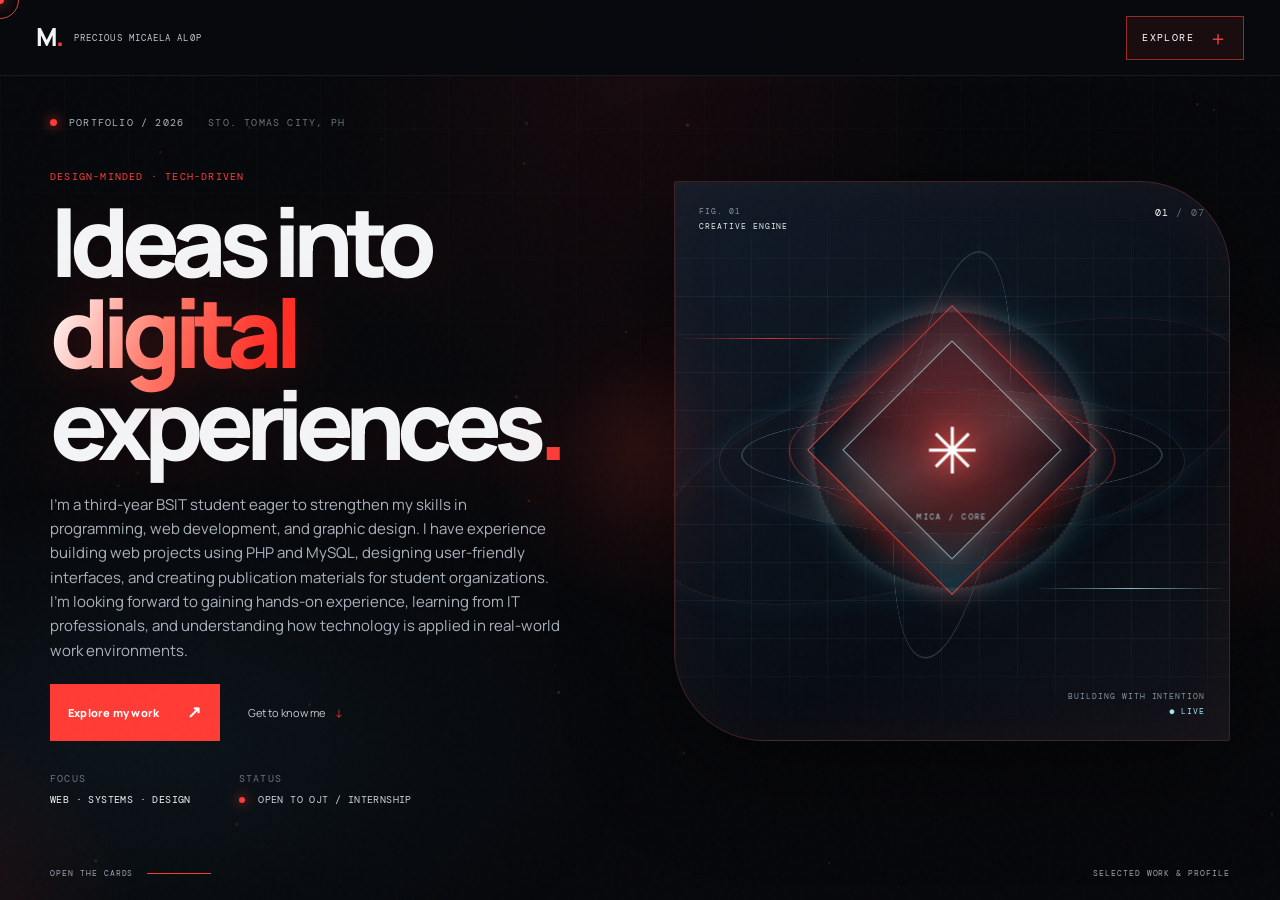
<file: index.html>
<!doctype html>
<html lang="en">
<head>
<meta charset="utf-8"><meta name="viewport" content="width=device-width,initial-scale=1,viewport-fit=cover">
<meta name="theme-color" content="#080a0e"><meta name="description" content="Precious Micaela A. Alop — Information Technology student, web developer and designer.">
<title>Micaela Alop — Digital Portfolio</title>
<link rel="preconnect" href="https://fonts.googleapis.com"><link rel="preconnect" href="https://fonts.gstatic.com" crossorigin>
<link href="https://fonts.googleapis.com/css2?family=DM+Mono:wght@400;500&family=Manrope:wght@400;500;600;700;800&display=swap" rel="stylesheet">
<link rel="stylesheet" href="https://cdn.jsdelivr.net/npm/bootstrap@5.3.3/dist/css/bootstrap.min.css"><link rel="stylesheet" href="site.css"><link rel="stylesheet" href="nav-deck.css"><link rel="stylesheet" href="engage.css"><link rel="stylesheet" href="responsive.css?v=2"><script defer src="https://cdn.jsdelivr.net/npm/bootstrap@5.3.3/dist/js/bootstrap.bundle.min.js"></script><script defer src="site.js"></script><script defer src="nav-deck.js"></script><script defer src="engage.js"></script>
</head>
<body>
<canvas class="ambient-canvas" id="ambient-canvas" aria-hidden="true"></canvas>
<div class="cursor-aura" aria-hidden="true"></div>
<div class="preloader" id="preloader" aria-hidden="true"><div class="preloader-mark">M<span>.</span></div><div class="preloader-track"><i></i></div><small>INITIALIZING CREATIVE SYSTEM</small></div>
<div class="scroll-progress" aria-hidden="true"><span id="scroll-progress-bar"></span></div><div class="pointer-glow" aria-hidden="true"></div><div class="noise" aria-hidden="true"></div>
<header class="topbar"><a class="wordmark" href="#home" aria-label="Mica home"><span class="mark">M<span>.</span></span><span class="wordmark-name">PRECIOUS MICAELA AL0P</span></a><button class="menu-toggle" type="button" aria-label="Open navigation" aria-expanded="false" aria-controls="section-navigation"><span class="menu-toggle-label">EXPLORE</span><span class="menu-toggle-icon">＋</span></button>
<nav class="main-nav" id="section-navigation" aria-label="Section navigation" aria-hidden="true">
<a href="#about"><span class="nav-card-no">01 / PROFILE</span><strong>About</strong><small>Who I am and what drives me</small><i>↗</i></a>
<a href="#journey"><span class="nav-card-no">02 / THE PATH</span><strong>Journey</strong><small>My experience and milestones</small><i>↗</i></a>
<a href="#skills"><span class="nav-card-no">03 / TOOLKIT</span><strong>Skills</strong><small>Tools, technologies and strengths</small><i>↗</i></a>
<a href="#projects"><span class="nav-card-no">04 / SELECTED WORK</span><strong>Projects</strong><small>Things I've designed and built</small><i>↗</i></a>
<a href="#certificates"><span class="nav-card-no">05 / CREDENTIALS</span><strong>Certificates</strong><small>Learning, training and recognition</small><i>↗</i></a>
<a href="#resume"><span class="nav-card-no">06 / EXPERIENCE</span><strong>Resume</strong><small>Background and qualifications</small><i>↗</i></a>
<a class="nav-contact" href="#contact"><span class="nav-card-no">07 / CONNECT</span><strong>Let's talk</strong><small>Start a conversation with me</small><i>↗</i></a>
<div class="nav-panel-footer"><span>PRECIOUS MICAELA A. ALOP</span><span>SELECT A DESTINATION <b>↘</b></span></div>
</nav></header>
<main>
<div class="ambient-orb orb-left" aria-hidden="true"></div><div class="ambient-orb orb-right" aria-hidden="true"></div>
<section class="hero section-wrap" id="home"><div class="hero-copy"><div class="eyebrow"><i></i> PORTFOLIO / 2026 <span>STO. TOMAS CITY, PH</span></div><p class="hero-kicker">DESIGN-MINDED · TECH-DRIVEN</p><h1>Ideas into<br><span>digital</span> experiences<span class="period">.</span></h1><p class="hero-intro" id="hero-intro">Information Technology student exploring the space between functional systems and thoughtful design.</p><div class="hero-actions"><a class="button button-primary" href="#cards">Explore my work <b>↗</b></a><a class="text-link" href="#about">Get to know me <span>↓</span></a></div><div class="hero-meta"><div><small>FOCUS</small><strong>WEB · SYSTEMS · DESIGN</strong></div><div><small>STATUS</small><strong class="status"><i></i> OPEN TO OJT / INTERNSHIP</strong></div></div></div>
<div class="hero-art" aria-label="Abstract glowing cybernetic core illustration"><div class="art-grid"></div><div class="orbit orbit-one"></div><div class="orbit orbit-two"></div><div class="orbit orbit-three"></div><div class="core-shadow"></div><div class="core"><div class="core-inner"><span class="core-cross">✳</span><span class="core-label">MICA / CORE</span></div></div><div class="art-line line-a"></div><div class="art-line line-b"></div><div class="art-tag tag-top">FIG. 01 <b>CREATIVE ENGINE</b></div><div class="art-tag tag-bottom">BUILDING WITH INTENTION <b>● LIVE</b></div><div class="art-index">01<span> / 07</span></div></div>
<a class="hero-bottom" href="#cards"><span>OPEN THE CARDS</span><span class="scroll-line"></span><span>SELECTED WORK &amp; PROFILE</span></a></section>
<section class="intro-strip"><span>CURIOUS BY NATURE</span><p>Building useful things. Making them feel considered.</p><span>ALWAYS LEARNING ↗</span></section>
<section class="content-section section-wrap" id="about"><div class="section-heading"><div><span class="section-no">01 / PROFILE</span><h2>A little about<br><em>what drives me.</em></h2></div><p class="section-aside">A mix of technical curiosity, creative thinking, and a genuine interest in technology.</p></div><div class="about-grid row gx-0 gx-md-4 gx-lg-5 gy-4 align-items-start"><div class="col-12 col-md-5 col-lg-4"><div class="profile-frame"><img src="images/profile.jpg" alt="Portrait of Precious Micaela Alop" onerror="this.style.display='none'"><span class="open-badge"><i></i>OPEN TO OJT</span><span class="profile-caption">PRECIOUS MICAELA A. ALOP <b>IT STUDENT</b></span></div></div><div class="col-12 col-md-7 col-lg-8"><div class="about-copy"><p class="typer" aria-label="Roles"><span class="typer-label">I&rsquo;M A</span> <span class="typer-text" id="typer-text">web developer in the making</span><i class="caret" aria-hidden="true"></i></p><p class="lead" id="about-lead">Hi, I'm Mica, a third-year Bachelor of Science in Information Technology student at La Consolacion College Tanauan.</p><div id="about-paragraphs"></div><div class="fact-grid" id="facts"></div></div></div></div></section>
<section class="content-section section-wrap" id="journey"><div class="section-heading"><div><span class="section-no">02 / THE PATH</span><h2>Learning by<br><em>doing.</em></h2></div><p class="section-aside">The experiences, roles, and learning milestones that continue to shape how I work.</p></div><div class="j-stats" id="j-stats" aria-label="At a glance"></div><div class="journey" id="timeline"></div></section>
<section class="content-section section-wrap" id="skills"><div class="section-heading"><div><span class="section-no">03 / TOOLKIT</span><h2>Things I can<br><em>work with.</em></h2></div><p class="section-aside">A growing toolkit across web development, IT fundamentals, visual design, and collaboration.</p></div><div class="skill-filter" id="skill-filter" role="toolbar" aria-label="Highlight a skill group"></div><div class="skill-grid row row-cols-1 row-cols-sm-2 row-cols-xl-4 gx-0 gx-sm-3 gy-3" id="skills-grid"></div><div class="tool-belt" id="tool-belt" aria-label="Tools I use"></div></section>
<section class="content-section section-wrap" id="projects"><div class="section-heading"><div><span class="section-no">04 / SELECTED WORK</span><h2>Made with<br><em>purpose.</em></h2></div><p class="section-aside">A selection of academic and personal projects. Each one is a chance to solve a problem and learn something new.</p></div><div class="project-showcase" id="project-showcase" aria-roledescription="carousel" aria-label="Project previews">
<div class="project-stage" id="project-stage" aria-live="polite"></div>
<div class="project-controls"><div class="project-counter" id="project-counter">01 / 08</div><div class="project-dots" id="project-dots" aria-label="Choose project"></div><div class="project-arrows"><button type="button" id="project-prev" aria-label="Previous project">←</button><button type="button" id="project-next" aria-label="Next project">→</button></div></div>
<div class="project-thumb-rail" id="project-thumb-rail" aria-label="Project preview thumbnails"></div>
<p class="carousel-hint">USE THE ARROWS, DOTS OR SWIPE TO BROWSE</p>
</div></section>
<section class="content-section section-wrap" id="certificates"><div class="section-heading"><div><span class="section-no">05 / MILESTONES</span><h2>Proof of<br><em>progress.</em></h2></div><p class="section-aside">Courses and certifications that have helped build my foundation in web and networking technologies.</p></div><div class="cert-path" id="cert-path" aria-label="Learning path"></div><div class="certificate-grid row row-cols-1 row-cols-sm-2 row-cols-lg-3 gx-0 gx-sm-3 gy-3" id="certificate-grid"></div></section>
<section class="resume-band section-wrap" id="resume"><div class="resume-copy"><span class="section-no">06 / THE SHORT VERSION</span><h2>Want the <em>details?</em></h2><p class="resume-lead">Everything on one page: education, skills, projects and certifications. Take a look here, or keep a copy.</p><dl class="resume-glance" id="resume-glance"></dl><div class="resume-actions"><a class="button button-primary" href="resume.pdf" download="Precious-Micaela-Alop-Resume.pdf">Download PDF <b>↓</b></a><button class="button button-ghost" type="button" id="resume-zoom">Zoom preview <b>⤢</b></button><a class="text-link" href="resume.pdf" target="_blank" rel="noopener">Open in new tab <span>↗</span></a></div><p class="resume-meta">PDF · A4 · 1 PAGE</p></div><div class="resume-preview"><div class="paper-stack"><i class="sheet sheet-b" aria-hidden="true"></i><i class="sheet sheet-a" aria-hidden="true"></i><button class="paper" type="button" id="resume-paper" aria-label="Zoom in on my resume"><img src="assets/resume-preview.jpg" width="1241" height="1755" alt="Preview of Precious Micaela Alop's one-page resume: about me, education, projects, skills, certifications and reference."><span class="scan" aria-hidden="true"></span><span class="paper-tag"><b>PAGE 1 / 1</b> CLICK TO ZOOM ⤢</span></button></div></div></section>
<section class="contact-section section-wrap" id="contact"><div class="contact-top"><span class="section-no">07 / GET IN TOUCH</span><span class="contact-orbit">✳</span></div><div class="contact-layout row gx-0 gx-lg-5 gy-5 align-items-start"><div class="col-12 col-lg-7"><h2>Let's make<br><em>something matter.</em></h2><p class="contact-lead">I'm open to OJT, internship opportunities, collaborations, and conversations about technology and design.</p><div class="email-row"><a class="email-link" id="email-link" href="mailto:mypreciousme09@gmail.com">mypreciousme09@gmail.com <span>↗</span></a><button class="copy-btn" type="button" id="copy-email" aria-label="Copy email address">COPY</button></div><div class="faq" id="faq" aria-label="Quick answers"></div></div><div class="col-12 col-lg-5"><div class="contact-details"><div class="contact-detail"><small>EMAIL</small><a id="contact-email" href="mailto:mypreciousme09@gmail.com">mypreciousme09@gmail.com</a></div><div class="contact-detail"><small>PHONE</small><span id="contact-phone">0948 013 1192</span></div><div class="contact-detail"><small>LOCATION</small><span id="contact-location">Sto. Tomas City, Batangas, Philippines</span></div><div class="social-links"><a id="linkedin-link" href="https://www.linkedin.com/in/precious-micaela-alop-bb461444a" target="_blank" rel="noopener">LinkedIn <span>↗</span></a><a id="github-link" href="https://github.com/LCCT-24-12803" target="_blank" rel="noopener">GitHub <span>↗</span></a></div>
<form class="email-form" id="email-form" novalidate><div class="form-heading"><span class="section-no">QUICK MESSAGE</span><span>SENDS DIRECTLY · NO EMAIL APP</span></div><div class="topic-chips" role="group" aria-label="Start with a topic"><button type="button" data-topic="I'm reaching out about an OJT / internship opportunity at my company. ">OJT / Internship</button><button type="button" data-topic="I'd love to collaborate on a project. Here's what I have in mind: ">Collaboration</button><button type="button" data-topic="Hi Mica! I saw your portfolio and wanted to say hello. ">Just saying hi</button></div><label>Your name<input name="name" autocomplete="name" required maxlength="80" placeholder="Your name"></label><label>Your email<input name="reply" type="email" autocomplete="email" required maxlength="120" placeholder="you@example.com"></label><label>Message<textarea name="message" rows="4" required maxlength="3000" placeholder="Tell me what you have in mind..."></textarea><span class="char-count" id="char-count" aria-hidden="true">0 / 3000</span></label><input class="hp" type="text" name="_honey" tabindex="-1" autocomplete="off" aria-hidden="true"><button class="button button-primary" type="submit"><span class="btn-label">Send message</span> <b>↗</b></button><p class="form-note" id="email-form-note" role="status" aria-live="polite">Your message is sent securely through the portfolio contact service. You will see a confirmation here.</p><div class="form-fallback" id="form-fallback" hidden><a class="button button-light" id="fallback-mailto" href="#">Open in my email app <b>↗</b></a></div><div class="form-sent" id="form-sent" hidden><svg viewBox="0 0 52 52" aria-hidden="true"><circle cx="26" cy="26" r="24"/><path d="M15 27l8 8 14-17"/></svg><strong>Message sent</strong><span>Thank you for reaching out. I&rsquo;ll reply to the email you gave.</span><button type="button" class="button button-ghost" id="send-another">Send another</button></div></form>
<a class="back-profile" href="#about">← Back to my profile</a></div></div></div><footer><a class="wordmark" href="#home"><span class="mark">M<span>.</span></span><span class="wordmark-name">PRECIOUS MICAELA AL0P</span></a><span>DESIGNED WITH CURIOSITY · © <span id="year">2026</span></span><a href="#home">BACK TO TOP ↑</a></footer></section>
</main><div class="toast" role="status" aria-live="polite"></div>
</body></html>
</file>
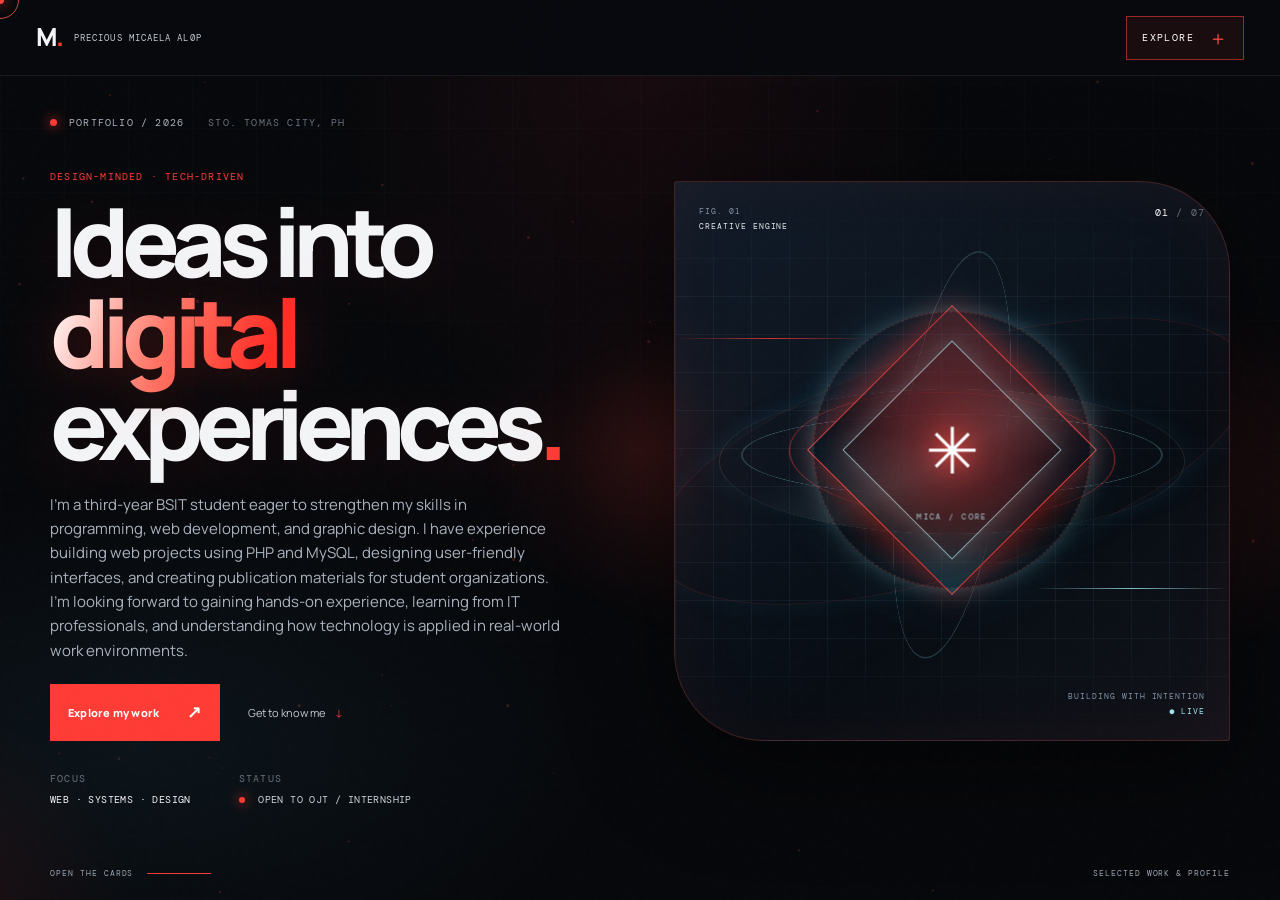
<file: arcade/index.html>
<!doctype html><html lang="en"><head><meta charset="utf-8"><meta name="viewport" content="width=device-width,initial-scale=1"><meta http-equiv="refresh" content="0;url=../"><title>Portfolio</title><script>location.replace('../');</script></head><body><a href="../">Go to portfolio</a></body></html>
</file>
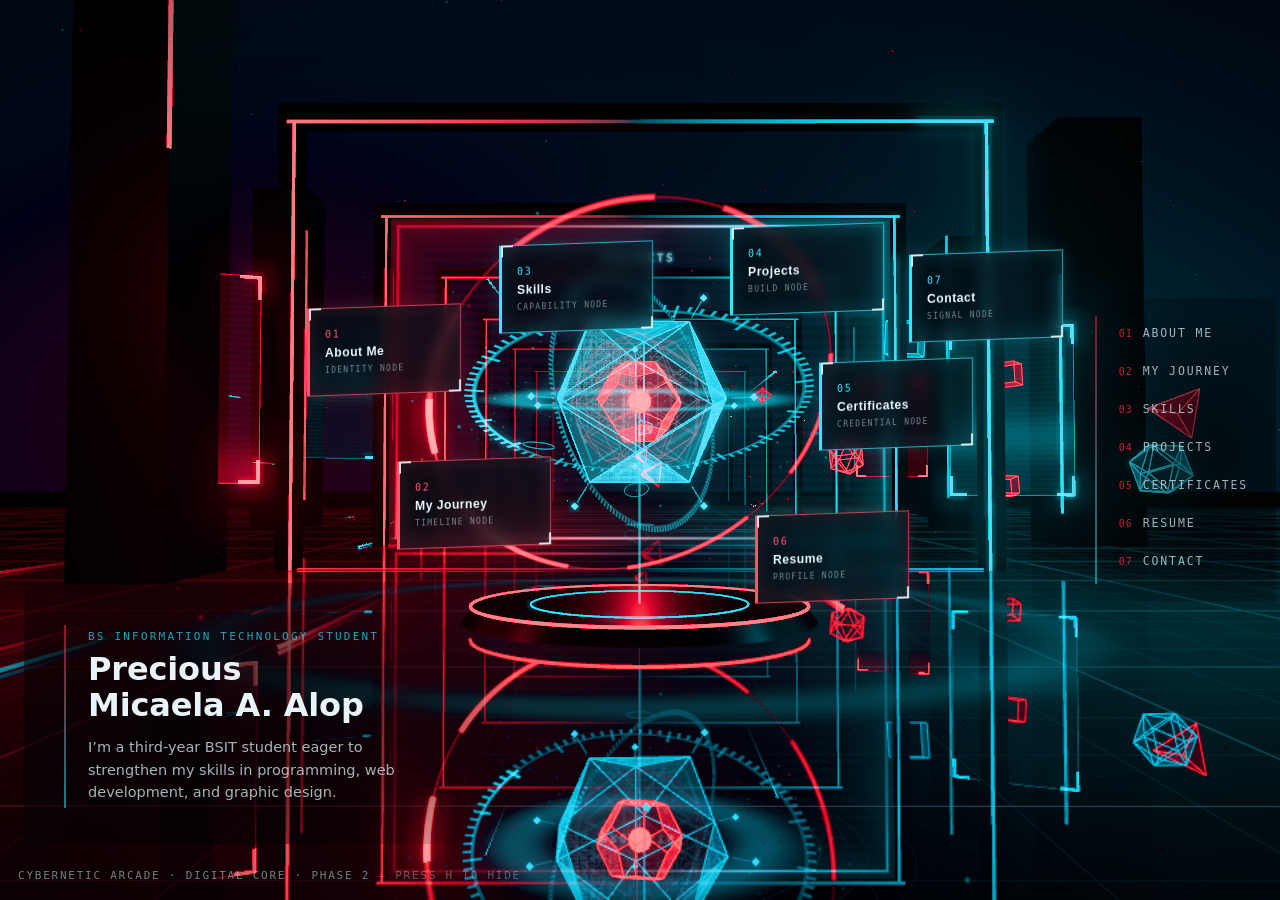
<file: arcade/world.html>
<!DOCTYPE html>
<html lang="en">
<head>
<meta charset="utf-8">
<meta name="viewport" content="width=device-width, initial-scale=1, viewport-fit=cover">
<title>Cybernetic Arcade · Digital core preview</title>
<meta name="theme-color" content="#010204">
<meta name="robots" content="noindex">
<link rel="stylesheet" href="arcade.css">
<!-- Three.js is vendored locally (arcade/vendor). No CDN, no external requests. -->
<script type="importmap">
{
  "imports": {
    "three": "./vendor/three.module.min.js",
    "three/addons/": "./vendor/addons/"
  }
}
</script>
</head>
<body>
<main id="arcade" class="arcade" aria-hidden="true">
  <div class="arcade__vignette"></div>
  <div class="arcade__fade"></div>

</main>
<!-- Direct-access holographic section stations positioned around the central core. -->
<nav class="world-stations" id="world-stations" aria-label="Explore portfolio sections">
  <button class="world-station world-station--about" data-section="about" type="button"><span class="world-station__number">01</span><span class="world-station__name">About Me</span><span class="world-station__hint">IDENTITY NODE</span></button>
  <button class="world-station world-station--journey" data-section="journey" type="button"><span class="world-station__number">02</span><span class="world-station__name">My Journey</span><span class="world-station__hint">TIMELINE NODE</span></button>
  <button class="world-station world-station--skills" data-section="skills" type="button"><span class="world-station__number">03</span><span class="world-station__name">Skills</span><span class="world-station__hint">CAPABILITY NODE</span></button>
  <button class="world-station world-station--projects" data-section="projects" type="button"><span class="world-station__number">04</span><span class="world-station__name">Projects</span><span class="world-station__hint">BUILD NODE</span></button>
  <button class="world-station world-station--certificates" data-section="certifications" type="button"><span class="world-station__number">05</span><span class="world-station__name">Certificates</span><span class="world-station__hint">CREDENTIAL NODE</span></button>
  <button class="world-station world-station--resume" data-section="resume" type="button"><span class="world-station__number">06</span><span class="world-station__name">Resume</span><span class="world-station__hint">PROFILE NODE</span></button>
  <button class="world-station world-station--contact" data-section="contact" type="button"><span class="world-station__number">07</span><span class="world-station__name">Contact</span><span class="world-station__hint">SIGNAL NODE</span></button>
</nav>
<!-- Identity area (phase 2): reserved, clean zone for the owner's name + a short introduction.
     Text is filled from ../content.json (name, role, first sentence of intro) by main.js. Nothing is hard-coded. -->
<section class="identity" id="identity" aria-labelledby="identity-name" hidden>
  <p class="identity__role" id="identity-role"></p>
  <h1 class="identity__name" id="identity-name"></h1>
  <p class="identity__intro" id="identity-intro"></p>
</section>
<!-- Navigation HUD (phase 4A): seven plain links to the portfolio sections. Sibling of #identity, outside the aria-hidden scene. -->
<nav class="hud" id="hud" aria-label="Portfolio sections">
  <button class="hud__toggle" id="hud-toggle" type="button" aria-expanded="false" aria-controls="hud-list">Sections</button>
  <ol class="hud__list" id="hud-list">
    <li><a href="../index.html#about" data-key="1"><span class="hud__n">01</span>About Me</a></li>
    <li><a href="../index.html#journey" data-key="2"><span class="hud__n">02</span>My Journey</a></li>
    <li><a href="../index.html#skills" data-key="3"><span class="hud__n">03</span>Skills</a></li>
    <li><a href="../index.html#projects" data-key="4"><span class="hud__n">04</span>Projects</a></li>
    <li><a href="../index.html#certifications" data-key="5"><span class="hud__n">05</span>Certificates</a></li>
    <li><a href="../index.html#resume" data-key="6"><span class="hud__n">06</span>Resume</a></li>
    <li><a href="../index.html#contact" data-key="7"><span class="hud__n">07</span>Contact</a></li>
  </ol>
</nav>
<!-- Projects station (phase 4B): screen-reader mirror of the in-scene panel. Filled by main.js from content.json. -->
<section class="sr-only" id="station-sr" aria-label="Projects" hidden>
  <h2>Projects</h2>
  <p aria-live="polite"></p>
  <ul></ul>
</section>
<!-- Portal traversal (phase 5C): shown while the camera is travelling to / resting in the Projects chamber. -->
<div class="dock" id="dock">
  <button class="dock__back" id="dock-back" type="button"><span class="dock__arrow" aria-hidden="true">&larr;</span>Back to core<kbd aria-hidden="true">Esc</kbd></button>
</div>
<p class="sr-only" id="dock-status" role="status" aria-live="polite"></p>
<!-- Portfolio section destinations (phase 6): shared lightweight section shell. Content is filled from content.json. -->
<p class="arcade__label" id="arcade-label">Cybernetic Arcade &middot; Digital core &middot; Phase 2<span> &mdash; press H to hide</span></p>
<noscript><p class="arcade__label arcade__label--static">This preview needs JavaScript and WebGL.</p></noscript>
<script type="module" src="main.js"></script>
</body>
</html>
</file>
<file: site.css>
@import url('https://fonts.googleapis.com/css2?family=DM+Mono:wght@400;500&family=Manrope:wght@400;500;600;700;800&display=swap');
:root{--bg:#080a0e;--panel:#10141b;--panel2:#151b24;--ink:#f3f4f6;--muted:#9ba3af;--line:rgba(210,220,235,.14);--red:#ff3b35;--cyan:#9de9f1;--mono:'DM Mono',monospace;--sans:'Manrope',Arial,sans-serif}*{box-sizing:border-box}html{scroll-behavior:smooth;scroll-padding-top:88px}body{margin:0;background:var(--bg);color:var(--ink);font:15px/1.7 var(--sans);overflow-x:hidden}a{color:inherit;text-decoration:none}button{font:inherit}.noise{position:fixed;inset:0;pointer-events:none;z-index:20;opacity:.035;background-image:url("data:image/svg+xml,%3Csvg viewBox='0 0 180 180' xmlns='http://www.w3.org/2000/svg'%3E%3Cfilter id='n'%3E%3CfeTurbulence type='fractalNoise' baseFrequency='.9' numOctaves='3' stitchTiles='stitch'/%3E%3C/filter%3E%3Crect width='100%25' height='100%25' filter='url(%23n)' opacity='.4'/%3E%3C/svg%3E")}.topbar{height:76px;padding:0 clamp(22px,6vw,92px);display:flex;align-items:center;justify-content:space-between;border-bottom:1px solid var(--line);position:sticky;top:0;background:rgba(8,10,14,.88);backdrop-filter:blur(18px);z-index:30}.wordmark{display:flex;align-items:center;gap:12px}.mark{font-size:25px;font-weight:800;letter-spacing:-2px}.mark span{color:var(--red)}.wordmark-name{font:9px var(--mono);letter-spacing:.12em;color:#c4cad2}.main-nav{display:flex;align-items:center;gap:clamp(14px,2.1vw,30px)}.main-nav a{font-size:11px;color:#b3bac4;transition:color .2s}.main-nav a:hover,.main-nav a.active{color:white}.main-nav .nav-contact{padding:10px 15px;border:1px solid rgba(255,59,53,.6);color:white}.nav-contact span{color:var(--red);margin-left:8px}.menu-toggle{display:none;background:none;color:white;border:0;font-size:22px}.section-wrap{width:min(1180px,calc(100% - 48px));margin-inline:auto}.hero{min-height:calc(100vh - 76px);display:grid;grid-template-columns:1fr .95fr;align-items:center;position:relative;padding-top:70px;padding-bottom:100px;gap:3vw}.hero-copy{position:relative;z-index:2}.eyebrow,.section-no,.hero-kicker,.hero-meta small,.hero-bottom,.art-tag,.art-index,.intro-strip>span,.profile-caption,.contact-detail small,footer>span,footer>a:last-child{font:10px var(--mono);letter-spacing:.12em}.eyebrow{color:#aab2be;display:flex;gap:12px;align-items:center}.eyebrow i,.status i{display:inline-block;width:7px;height:7px;border-radius:50%;background:var(--red);box-shadow:0 0 12px var(--red)}.eyebrow span{margin-left:12px;color:#68717e}.hero-kicker{color:var(--red);margin:62px 0 16px}.hero h1{font-size:clamp(58px,8.4vw,116px);line-height:.96;letter-spacing:-.085em;margin:0;font-weight:800}.hero h1>span:first-child{color:transparent;-webkit-text-stroke:1px #f3f4f6}.period{color:var(--red)}.hero-intro{max-width:450px;color:#aab2be;font-size:15px;margin:30px 0 28px}.hero-actions{display:flex;align-items:center;gap:28px}.button{display:inline-flex;align-items:center;gap:28px;padding:14px 18px;font-size:11px;font-weight:800;letter-spacing:.02em;transition:transform .25s,background .25s}.button:hover{transform:translateY(-3px)}.button-primary{background:var(--red);color:white}.button-primary b,.button-light b{font-size:17px}.text-link{font-size:11px;color:#c3c9d2}.text-link span{color:var(--red);padding-left:8px}.hero-meta{display:flex;gap:48px;margin-top:76px}.hero-meta div{display:grid;gap:8px}.hero-meta small{color:#68717e}.hero-meta strong{font:10px var(--mono);letter-spacing:.04em}.status{color:#cbd2db}.status i{width:6px;height:6px;margin-right:7px}.hero-art{height:min(590px,66vw);min-height:400px;position:relative;overflow:hidden;border:1px solid rgba(165,192,220,.2);background:radial-gradient(ellipse at 50% 48%,rgba(20,70,91,.55),transparent 45%),linear-gradient(145deg,#111c29,#080d14 65%,#11131a);border-radius:3px 90px 3px 90px;isolation:isolate}.art-grid{position:absolute;inset:0;background-image:linear-gradient(rgba(128,180,210,.07) 1px,transparent 1px),linear-gradient(90deg,rgba(128,180,210,.07) 1px,transparent 1px);background-size:38px 38px;mask-image:linear-gradient(transparent,#000 20%,#000 80%,transparent)}.hero-art:before,.hero-art:after{content:"";position:absolute;inset:8% 8%;border:1px solid rgba(121,194,220,.17);transform:perspective(500px) rotateX(58deg) rotateZ(45deg);box-shadow:0 0 50px rgba(34,153,190,.08)}.hero-art:after{inset:16% 16%;transform:perspective(500px) rotateX(58deg) rotateZ(-45deg)}.orbit{position:absolute;left:50%;top:49%;border:1px solid rgba(145,222,237,.42);border-radius:50%;transform:translate(-50%,-50%) rotateX(66deg)}.orbit-one{width:76%;height:36%;animation:orbit 18s linear infinite}.orbit-two{width:62%;height:57%;transform:translate(-50%,-50%) rotateX(68deg) rotateZ(56deg);border-color:rgba(255,59,53,.5);animation:orbit 22s linear infinite reverse}.orbit-three{width:46%;height:80%;transform:translate(-50%,-50%) rotateY(68deg) rotateZ(30deg);border-color:rgba(157,233,241,.28)}@keyframes orbit{to{transform:translate(-50%,-50%) rotateX(66deg) rotateZ(360deg)}}.core-shadow{position:absolute;width:43%;height:14%;left:50%;top:58%;transform:translate(-50%,-50%);border-radius:50%;background:#000;filter:blur(22px)}.core{position:absolute;left:50%;top:48%;width:37%;aspect-ratio:1;transform:translate(-50%,-50%) rotate(45deg);border:1px solid rgba(255,70,65,.8);background:linear-gradient(145deg,rgba(255,59,53,.22),rgba(8,15,24,.88) 48%,rgba(75,183,205,.17));box-shadow:0 0 30px rgba(255,59,53,.22),inset 0 0 35px rgba(91,205,226,.12);animation:float 5s ease-in-out infinite}.core:before,.core:after{content:"";position:absolute;inset:12%;border:1px solid rgba(157,233,241,.7);box-shadow:0 0 20px rgba(157,233,241,.25)}.core:after{inset:25%;border-color:rgba(255,59,53,.85);background:radial-gradient(circle,rgba(255,59,53,.45),transparent 70%)}.core-inner{position:absolute;inset:0;display:grid;place-items:center;transform:rotate(-45deg);z-index:2}.core-cross{font-size:clamp(30px,5vw,64px);color:#fff;text-shadow:0 0 24px var(--red)}.core-label{position:absolute;bottom:15%;font:8px var(--mono);letter-spacing:.18em;color:#a7cbd4}@keyframes float{50%{translate:0 -12px;filter:brightness(1.2)}}.art-line{position:absolute;height:1px;background:linear-gradient(90deg,transparent,var(--red),transparent);width:35%;opacity:.8}.line-a{top:28%;left:0}.line-b{bottom:27%;right:0;background:linear-gradient(90deg,transparent,var(--cyan),transparent)}.art-tag{position:absolute;color:#8394a4;font-size:8px}.art-tag b{display:block;color:#e4e9ed;font-weight:400;margin-top:5px}.tag-top{top:24px;left:24px}.tag-bottom{bottom:24px;right:24px;text-align:right}.tag-bottom b{color:var(--cyan)}.art-index{position:absolute;right:24px;top:24px;color:white}.art-index span{color:#68717e}.hero-bottom{position:absolute;bottom:30px;left:0;right:0;display:flex;align-items:center;gap:14px;color:#737e8a;font-size:8px}.scroll-line{height:1px;width:64px;background:var(--red)}.hero-bottom span:last-child{margin-left:auto}.intro-strip{padding:25px clamp(24px,6vw,92px);border-block:1px solid var(--line);display:flex;align-items:center;justify-content:space-between;gap:20px;background:#0c1016}.intro-strip>span{color:#78818e;font-size:9px}.intro-strip p{margin:0;font-size:clamp(15px,2vw,22px);font-weight:700;letter-spacing:-.04em}.content-section{padding-top:140px;padding-bottom:30px}.section-heading{display:flex;justify-content:space-between;align-items:end;margin-bottom:54px;gap:30px}.section-no{color:var(--red);font-size:9px}.section-heading h2,.contact-layout h2{font-size:clamp(42px,6vw,76px);line-height:1.02;letter-spacing:-.075em;margin:18px 0 0}.section-heading h2 em,.contact-layout h2 em{font-style:normal;color:#7f8997}.section-aside{max-width:310px;color:#929ba7;font-size:12px;margin:0 0 6px}.about-grid{display:grid;grid-template-columns:.7fr 1.3fr;gap:clamp(30px,7vw,100px);align-items:start}.profile-frame{position:relative;min-height:360px;background:linear-gradient(145deg,#202b36,#0e141b);border:1px solid var(--line);overflow:hidden}.profile-frame img{width:100%;height:390px;object-fit:cover;object-position:center 30%;display:block;filter:saturate(.72)}.profile-caption{position:absolute;bottom:0;left:0;right:0;padding:14px;background:linear-gradient(transparent,rgba(0,0,0,.9));font-size:8px;display:flex;justify-content:space-between}.profile-caption b{color:var(--red);font-weight:400}.about-copy .lead{font-size:clamp(20px,2.5vw,30px);font-weight:700;line-height:1.35;letter-spacing:-.04em;margin:0 0 25px}.about-copy p:not(.lead){color:#9da6b2;font-size:13px;max-width:700px}.fact-grid{display:grid;grid-template-columns:repeat(2,1fr);gap:0 25px;margin-top:34px}.fact{border-top:1px solid var(--line);padding:13px 0}.fact small{display:block;color:#77818e;font:9px var(--mono);text-transform:uppercase;letter-spacing:.1em}.fact strong{font-size:11px;font-weight:600}.timeline{border-top:1px solid var(--line)}.timeline-item{display:grid;grid-template-columns:150px 1fr 1.2fr;gap:25px;padding:24px 0;border-bottom:1px solid var(--line);align-items:start}.timeline-when{font:10px var(--mono);color:var(--red);padding-top:5px}.timeline-item h3{font-size:17px;margin:0 0 7px;letter-spacing:-.04em}.timeline-item p{margin:0;color:#929ba7;font-size:12px}.timeline-tags{color:#798492;font:9px var(--mono);text-align:right;padding-top:6px}.skill-grid{display:grid;grid-template-columns:repeat(4,1fr);gap:12px}.skill-card{padding:25px 20px;border:1px solid var(--line);background:linear-gradient(145deg,#111720,#0a0d12);min-height:200px;transition:border .25s,transform .25s}.skill-card:hover,.project-card:hover,.cert-card:hover{border-color:rgba(255,59,53,.65);transform:translateY(-4px)}.skill-card .card-index{font:9px var(--mono);color:var(--red)}.skill-card h3{font-size:17px;letter-spacing:-.04em;margin:25px 0 14px}.skill-card ul{padding:0;margin:0;list-style:none;color:#9ca5b0;font-size:11px}.skill-card li{padding:4px 0;border-top:1px solid rgba(255,255,255,.06)}.project-grid{display:grid;grid-template-columns:repeat(2,1fr);gap:14px}.project-card{border:1px solid var(--line);background:#0d1219;min-height:235px;padding:28px;position:relative;display:flex;flex-direction:column;transition:.25s;overflow:hidden}.project-card:before{content:"";position:absolute;width:220px;height:220px;right:-90px;top:-110px;border:1px solid rgba(255,59,53,.22);border-radius:50%;box-shadow:0 0 0 22px rgba(255,59,53,.025),0 0 0 44px rgba(255,59,53,.02)}.project-top{display:flex;justify-content:space-between;color:#77818e;font:9px var(--mono)}.project-top span:last-child{color:var(--red)}.project-card h3{font-size:25px;letter-spacing:-.06em;margin:34px 0 8px}.project-card p{max-width:520px;color:#9ba4af;font-size:12px;margin:0 0 22px}.project-stack{font:9px var(--mono);color:#d4d9df;margin-top:auto}.project-link{position:absolute;right:26px;bottom:25px;color:var(--red);font-size:18px}.certificate-grid{display:grid;grid-template-columns:repeat(3,1fr);gap:14px}.cert-card{border:1px solid var(--line);background:#10151c;padding:10px;transition:.25s}.cert-card img{display:block;width:100%;aspect-ratio:1.42;object-fit:cover;background:#080a0e}.cert-card h3{font-size:12px;margin:14px 8px 4px}.cert-card p{font:9px var(--mono);color:#8993a0;margin:0 8px 10px}.resume-band{margin-top:150px;margin-bottom:40px;padding:45px 50px;border:1px solid rgba(255,59,53,.45);background:radial-gradient(ellipse at 90% 50%,rgba(255,59,53,.13),transparent 45%),#10141b;display:flex;justify-content:space-between;align-items:center;gap:25px}.resume-band h2{font-size:clamp(30px,4vw,48px);letter-spacing:-.06em;margin:12px 0 5px}.resume-band p{font-size:12px;color:#9da6b2;margin:0}.button-light{background:#f1f3f5;color:#080a0e;white-space:nowrap}.contact-section{padding-top:100px}.contact-top{display:flex;justify-content:space-between;border-bottom:1px solid var(--line);padding-bottom:20px}.contact-orbit{color:var(--red);font-size:25px}.contact-layout{display:grid;grid-template-columns:1.2fr .8fr;gap:8vw;padding:70px 0 100px}.contact-layout h2{margin:0}.contact-lead{max-width:420px;color:#9ba4af;font-size:13px;margin:28px 0}.email-link{font-size:clamp(14px,2vw,20px);border-bottom:1px solid rgba(255,59,53,.6);padding-bottom:8px}.email-link span{color:var(--red);margin-left:14px}.contact-details{padding-top:8px}.contact-detail{display:grid;grid-template-columns:100px 1fr;gap:15px;padding:15px 0;border-bottom:1px solid var(--line);font-size:12px}.contact-detail small{color:#77818e;font-size:8px}.social-links{display:flex;gap:12px;margin-top:28px}.social-links a{border:1px solid var(--line);padding:12px 16px;font-size:11px;min-width:120px;display:flex;justify-content:space-between;transition:.2s}.social-links a:hover{border-color:var(--red);background:rgba(255,59,53,.08)}.social-links span{color:var(--red)}footer{border-top:1px solid var(--line);padding:24px 0 32px;display:flex;justify-content:space-between;align-items:center;gap:20px}footer>span,footer>a:last-child{font-size:8px;color:#78818e}.toast{position:fixed;bottom:22px;left:50%;transform:translate(-50%,20px);background:#1c242e;color:white;padding:10px 16px;font-size:12px;opacity:0;transition:.25s;z-index:50}.toast.show{opacity:1;transform:translate(-50%,0)}.reveal{opacity:0;transform:translateY(22px);transition:opacity .7s,transform .7s}.reveal.visible{opacity:1;transform:none}
@media(max-width:900px){.main-nav{gap:12px}.main-nav a{font-size:10px}.hero{grid-template-columns:1fr  .8fr}.hero h1{font-size:clamp(54px,8vw,86px)}.skill-grid{grid-template-columns:repeat(2,1fr)}.timeline-item{grid-template-columns:110px 1fr}.timeline-tags{grid-column:2;text-align:left;padding:0}.about-grid{gap:35px}.certificate-grid{grid-template-columns:repeat(2,1fr)}}
@media(max-width:680px){.topbar{height:64px}.menu-toggle{display:block}.main-nav{display:none;position:absolute;top:63px;left:0;right:0;padding:18px 24px 24px;background:#0b0e14;border-bottom:1px solid var(--line);flex-direction:column;align-items:stretch;gap:0}.main-nav.open{display:flex}.main-nav a{padding:12px 0;border-bottom:1px solid rgba(255,255,255,.06);font-size:12px}.main-nav .nav-contact{margin-top:12px;padding:12px}.hero{display:flex;flex-direction:column;align-items:stretch;padding-top:55px;padding-bottom:75px;gap:48px}.hero-kicker{margin-top:44px}.hero h1{font-size:clamp(58px,16vw,92px)}.hero-intro{font-size:13px}.hero-meta{margin-top:48px;gap:25px;flex-wrap:wrap}.hero-art{height:390px;min-height:0;width:100%;border-radius:3px 55px 3px 55px}.hero-bottom{bottom:22px}.intro-strip{align-items:flex-start;flex-direction:column;gap:8px}.intro-strip p{font-size:18px}.content-section{padding-top:90px}.section-heading{display:block;margin-bottom:35px}.section-heading h2{font-size:53px}.section-aside{margin-top:20px}.about-grid,.contact-layout{grid-template-columns:1fr}.profile-frame{max-width:400px}.profile-frame img{height:350px}.fact-grid{grid-template-columns:1fr 1fr}.timeline-item{grid-template-columns:1fr;gap:8px}.timeline-tags{grid-column:auto}.skill-grid{grid-template-columns:1fr 1fr}.skill-card{padding:18px 14px}.skill-card h3{font-size:15px}.project-grid{grid-template-columns:1fr}.project-card{min-height:220px}.certificate-grid{grid-template-columns:1fr 1fr;gap:9px}.cert-card{padding:7px}.cert-card h3{font-size:10px;margin:10px 5px 4px}.cert-card p{font-size:8px;margin-inline:5px}.resume-band{margin-top:90px;padding:28px;display:block}.resume-band .button{margin-top:22px}.contact-section{padding-top:60px}.contact-layout{padding:45px 0 65px;gap:40px}.contact-layout h2{font-size:54px}.contact-detail{grid-template-columns:85px 1fr}footer{flex-wrap:wrap}footer>span{order:3;width:100%}}
@media(prefers-reduced-motion:reduce){*,*:before,*:after{scroll-behavior:auto!important;animation-duration:.01ms!important;transition-duration:.01ms!important}}

/* Enhanced motion + interactive project carousel */
:root{--pointer-x:50vw;--pointer-y:50vh}
.scroll-progress{position:fixed;inset:0 0 auto;height:3px;z-index:80;pointer-events:none;background:transparent}.scroll-progress span{display:block;height:100%;width:100%;background:linear-gradient(90deg,var(--red),var(--cyan));transform:scaleX(0);transform-origin:left;box-shadow:0 0 14px rgba(255,59,53,.75)}
.pointer-glow{position:fixed;z-index:1;inset:0;pointer-events:none;opacity:0;transition:opacity .25s;background:radial-gradient(360px circle at var(--pointer-x) var(--pointer-y),rgba(255,59,53,.075),transparent 70%)}
.hero-art{transform:perspective(1000px) rotateX(var(--tilt-x,0deg)) rotateY(var(--tilt-y,0deg));transition:transform .25s ease-out;isolation:isolate}.hero-art:after{content:"";position:absolute;inset:0;pointer-events:none;background:linear-gradient(120deg,transparent 30%,rgba(255,255,255,.07) 48%,transparent 62%);transform:translateX(-130%);animation:art-sheen 8s ease-in-out infinite}.core{animation:core-hover 5s ease-in-out infinite,core-pulse 3.8s ease-in-out infinite}.orbit-one{animation:orbit 18s linear infinite}.orbit-two{animation:orbit 25s linear infinite reverse}.orbit-three{animation:orbit 32s linear infinite}.art-grid{animation:grid-drift 24s linear infinite}.core-cross{animation:spark-rotate 18s linear infinite}.button{position:relative;overflow:hidden;transition:transform .25s,border-color .25s,box-shadow .25s}.button:after{content:"";position:absolute;inset:-1px;background:linear-gradient(110deg,transparent 25%,rgba(255,255,255,.28),transparent 65%);transform:translateX(-130%);transition:transform .65s}.button:hover:after{transform:translateX(130%)}.button:hover{transform:translateY(-3px);box-shadow:0 12px 30px rgba(255,59,53,.15)}.button.pressed{transform:scale(.97)}
.skill-card,.cert-card,.project-slide,.profile-frame{transform-style:preserve-3d}.skill-card{position:relative;overflow:hidden}.skill-card:after{content:"";position:absolute;left:-120%;top:0;width:70%;height:100%;background:linear-gradient(90deg,transparent,rgba(157,233,241,.08),transparent);transform:skewX(-20deg);transition:left .8s}.skill-card:hover:after{left:150%}.skill-card:hover{box-shadow:0 18px 45px rgba(0,0,0,.3),0 0 24px rgba(255,59,53,.07)}.cert-card{overflow:hidden}.cert-card img{transition:transform .7s cubic-bezier(.2,.8,.2,1),filter .5s}.cert-card:hover img{transform:scale(1.055);filter:saturate(1.15)}
.project-showcase{border:1px solid var(--line);background:radial-gradient(ellipse at 85% 10%,rgba(255,59,53,.10),transparent 42%),linear-gradient(145deg,#111720,#090c11);padding:clamp(14px,3vw,30px);position:relative;overflow:hidden}.project-showcase:before,.project-showcase:after{content:"";position:absolute;pointer-events:none;border:1px solid rgba(157,233,241,.11);border-radius:50%;width:480px;height:480px;right:-260px;top:-300px;box-shadow:0 0 0 36px rgba(157,233,241,.018),0 0 0 72px rgba(157,233,241,.014)}.project-showcase:after{width:280px;height:280px;right:-150px;top:-200px;border-color:rgba(255,59,53,.18)}.project-stage{position:relative;z-index:1;min-height:390px}.project-slide{display:grid;grid-template-columns:1.15fr .85fr;gap:clamp(22px,4vw,55px);align-items:center}.slide-in{animation:slide-in .65s cubic-bezier(.2,.8,.2,1) both}.project-visual{position:relative;aspect-ratio:1.58;background:#080b10;border:1px solid rgba(255,255,255,.13);overflow:hidden;box-shadow:0 24px 65px rgba(0,0,0,.35)}.project-visual>img{display:block;width:100%;height:100%;object-fit:cover;transition:transform 1s cubic-bezier(.2,.8,.2,1)}.project-visual:hover>img{transform:scale(1.045)}.visual-corner{position:absolute;bottom:12px;left:12px;padding:6px 9px;background:rgba(5,8,12,.82);border:1px solid rgba(255,255,255,.16);font:8px var(--mono);letter-spacing:.12em}.generated-preview{height:100%;min-height:240px;position:relative;overflow:hidden;display:flex;flex-direction:column;justify-content:space-between;padding:clamp(18px,3vw,35px);background:radial-gradient(circle at 70% 48%,rgba(255,59,53,.22),transparent 28%),linear-gradient(135deg,#111c29,#070a0f 65%)}.generated-preview:before,.generated-preview:after{content:"";position:absolute;width:68%;aspect-ratio:1;border:1px solid rgba(157,233,241,.22);border-radius:50%;right:-12%;top:8%;box-shadow:0 0 0 18px rgba(157,233,241,.025),0 0 0 42px rgba(157,233,241,.02),inset 0 0 40px rgba(255,59,53,.07);animation:orbit 35s linear infinite}.generated-preview:after{width:42%;right:2%;top:22%;border-color:rgba(255,59,53,.35);animation-direction:reverse}.preview-1{background:radial-gradient(circle at 65% 40%,rgba(25,193,173,.25),transparent 35%),linear-gradient(135deg,#0b2027,#080b10)}.preview-2{background:radial-gradient(circle at 65% 40%,rgba(90,126,255,.25),transparent 35%),linear-gradient(135deg,#111a32,#080b10)}.preview-3{background:radial-gradient(circle at 65% 40%,rgba(180,100,255,.2),transparent 35%),linear-gradient(135deg,#21152c,#080b10)}.preview-4{background:radial-gradient(circle at 65% 40%,rgba(255,180,65,.2),transparent 35%),linear-gradient(135deg,#292015,#080b10)}.preview-5{background:radial-gradient(circle at 65% 40%,rgba(157,233,241,.2),transparent 35%),linear-gradient(135deg,#10202b,#080b10)}.preview-top,.preview-bottom{font:8px var(--mono);letter-spacing:.16em;color:#9da9b8;position:relative;z-index:2}.preview-symbol{font-size:clamp(55px,8vw,100px);line-height:1;color:#f2f5f8;text-shadow:0 0 35px rgba(255,59,53,.65);position:absolute;right:20%;top:30%;animation:spark-rotate 28s linear infinite}.preview-title{position:relative;z-index:2;font-size:clamp(22px,3vw,38px);font-weight:800;letter-spacing:-.07em;max-width:70%;margin-top:auto;text-transform:uppercase}.project-info{position:relative;z-index:2}.project-meta{display:flex;justify-content:space-between;gap:12px;font:8px var(--mono);letter-spacing:.1em;color:#8b97a5;border-bottom:1px solid var(--line);padding-bottom:13px}.project-meta span:last-child{color:var(--cyan);text-align:right}.project-info h3{font-size:clamp(29px,4vw,48px);letter-spacing:-.07em;line-height:1.05;margin:25px 0 12px}.project-info>p{font-size:13px;color:#a2acb8;max-width:480px}.project-actions{display:flex;align-items:center;flex-wrap:wrap;gap:16px;margin-top:28px}.project-actions .button{font-size:10px;padding:12px 16px}.project-stack,.project-private{font:8px var(--mono);letter-spacing:.08em;color:#8b97a5}.project-controls{display:flex;align-items:center;gap:18px;border-top:1px solid var(--line);padding-top:18px;margin-top:20px;position:relative;z-index:2}.project-counter{font:10px var(--mono);color:#d8dfe6;min-width:55px}.project-dots{display:flex;align-items:center;gap:7px;flex:1}.project-dot{width:7px;height:7px;border:0;border-radius:10px;padding:0;background:#56606c;cursor:pointer;transition:width .25s,background .25s}.project-dot.active{width:27px;background:var(--red);box-shadow:0 0 12px rgba(255,59,53,.5)}.project-arrows{display:flex;gap:8px}.project-arrows button{width:37px;height:37px;border:1px solid var(--line);background:#101720;color:white;cursor:pointer;font-size:17px;transition:.2s}.project-arrows button:hover{border-color:var(--red);background:rgba(255,59,53,.13);transform:translateY(-2px)}.carousel-hint{text-align:right;color:#64717f;font:8px var(--mono);letter-spacing:.1em;margin:12px 0 0}.email-form{margin-top:35px;padding:22px;border:1px solid var(--line);background:linear-gradient(145deg,rgba(255,255,255,.035),rgba(255,255,255,.008))}.form-heading{display:flex;justify-content:space-between;gap:12px;margin-bottom:18px}.form-heading>span:last-child,.form-note{font:9px var(--mono);color:#788491}.email-form label{display:block;font:9px var(--mono);letter-spacing:.1em;color:#929eaa;margin:14px 0}.email-form input,.email-form textarea{display:block;width:100%;margin-top:7px;padding:12px 13px;background:#090d13;border:1px solid var(--line);color:white;font:12px var(--sans);outline:none;resize:vertical;transition:border .2s,box-shadow .2s}.email-form input:focus,.email-form textarea:focus{border-color:var(--red);box-shadow:0 0 0 3px rgba(255,59,53,.09)}.email-form .button{border:0;cursor:pointer}.form-note{line-height:1.6;margin:12px 0 0}.back-profile{display:inline-flex;align-items:center;gap:9px;margin-top:22px;color:#d5dce4;font:10px var(--mono);letter-spacing:.08em;border-bottom:1px solid rgba(255,59,53,.55);padding-bottom:8px;transition:color .2s,gap .2s}.back-profile:hover{color:white;gap:15px}
@keyframes art-sheen{0%,65%{transform:translateX(-130%)}85%,100%{transform:translateX(130%)}}@keyframes core-hover{0%,100%{translate:0 0}50%{translate:0 -10px}}@keyframes core-pulse{0%,100%{filter:drop-shadow(0 0 12px rgba(255,59,53,.4))}50%{filter:drop-shadow(0 0 28px rgba(255,59,53,.85))}}@keyframes orbit{to{transform:rotate(360deg)}}@keyframes grid-drift{to{background-position:80px 80px}}@keyframes spark-rotate{to{transform:rotate(360deg)}}@keyframes slide-in{from{opacity:0;transform:translateX(24px) scale(.985);filter:blur(5px)}to{opacity:1;transform:none;filter:none}}
@media(max-width:760px){.project-slide{grid-template-columns:1fr}.project-stage{min-height:0}.project-visual{aspect-ratio:1.45}.project-info h3{margin-top:17px}.project-actions{margin-top:18px}.carousel-hint{text-align:left;font-size:7px}.email-form{padding:17px}.form-heading{flex-direction:column;gap:5px}}
@media(prefers-reduced-motion:reduce){.core,.orbit-one,.orbit-two,.orbit-three,.art-grid,.core-cross,.hero-art:after,.generated-preview:before,.generated-preview:after,.preview-symbol{animation:none!important}.pointer-glow{display:none}}

/* ===== DELUXE INTERACTION LAYER ===== */
:root{--acid:#ff3d32;--acid2:#ff795d;--ice:#b6f5ff;--line-hot:rgba(255,70,54,.38);--glass:rgba(17,19,25,.72)}
html{scroll-behavior:smooth;scroll-padding-top:100px}
body{background:radial-gradient(ellipse at 50% 8%,rgba(89,22,28,.20),transparent 34%),#07080b;isolation:isolate}
body:before{content:"";position:fixed;inset:0;pointer-events:none;z-index:-1;background:linear-gradient(rgba(255,255,255,.018) 1px,transparent 1px),linear-gradient(90deg,rgba(255,255,255,.018) 1px,transparent 1px);background-size:64px 64px;mask-image:linear-gradient(to bottom,black,transparent 80%)}
.ambient-canvas{position:fixed;inset:0;width:100%;height:100%;z-index:-1;pointer-events:none;opacity:.65}
.cursor-aura{position:fixed;z-index:30;left:var(--pointer-x,50%);top:var(--pointer-y,50%);width:320px;height:320px;border-radius:50%;pointer-events:none;transform:translate(-50%,-50%);background:radial-gradient(circle,rgba(255,61,50,.105),rgba(255,61,50,.025) 38%,transparent 70%);mix-blend-mode:screen;transition:opacity .3s}
.preloader{position:fixed;inset:0;z-index:1000;background:#07080b;display:grid;place-content:center;justify-items:center;gap:18px;transition:opacity .7s,visibility .7s}
.preloader.done{opacity:0;visibility:hidden}
.preloader-mark{font:800 58px/1 Manrope,sans-serif;letter-spacing:-.09em}.preloader-mark span{color:var(--acid)}
.preloader-track{height:2px;width:180px;background:#292a30;overflow:hidden}.preloader-track i{display:block;height:100%;background:var(--acid);animation:loadline 1.25s cubic-bezier(.7,0,.2,1) forwards}
.preloader small{font:9px 'DM Mono',monospace;letter-spacing:.2em;color:#85858d}
@keyframes loadline{from{width:0}to{width:100%}}
.ambient-orb{position:absolute;width:420px;height:420px;border-radius:50%;filter:blur(100px);opacity:.10;pointer-events:none;background:#ff3128;z-index:-1;animation:orbFloat 12s ease-in-out infinite alternate}
.orb-left{top:700px;left:-280px}.orb-right{top:2100px;right:-300px;animation-delay:-5s}
@keyframes orbFloat{to{transform:translate3d(80px,-70px,0) scale(1.25);opacity:.18}}
/* hero gets a cinematic layered treatment */
.hero{position:relative;overflow:visible}
.hero-copy{position:relative;z-index:2}
.hero h1{letter-spacing:-.085em;text-shadow:0 10px 55px rgba(255,58,46,.10)}
.hero h1 span:not(.period){background:linear-gradient(110deg,#fff 4%,#ff7969 48%,#ff3028 85%);-webkit-background-clip:text;background-clip:text;color:transparent;filter:drop-shadow(0 0 28px rgba(255,61,50,.16))}
.hero-art{transform:perspective(1000px) rotateX(var(--tilt-x,0deg)) rotateY(var(--tilt-y,0deg));transition:transform .22s ease-out;transform-style:preserve-3d;border:1px solid rgba(255,95,80,.22);box-shadow:0 25px 100px rgba(0,0,0,.5),inset 0 0 70px rgba(255,50,40,.05)}
.hero-art:after{content:"";position:absolute;inset:8%;border:1px solid rgba(255,255,255,.10);border-radius:50%;transform:rotateX(72deg);animation:scanOrbit 13s linear infinite;pointer-events:none}
.core{animation:corePulse 4s ease-in-out infinite,coreHover 7s ease-in-out infinite}
.core-inner{animation:innerSpin 24s linear infinite}
@keyframes corePulse{50%{filter:drop-shadow(0 0 36px rgba(255,53,45,.65))}}
@keyframes coreHover{50%{transform:translateY(-12px)}}
@keyframes innerSpin{to{transform:rotate(360deg)}}
@keyframes scanOrbit{to{transform:rotateX(72deg) rotateZ(360deg)}}
.art-grid{animation:gridDrift 22s linear infinite}
@keyframes gridDrift{to{background-position:80px 80px}}
/* animated marquee and section accents */
.intro-strip{position:relative;overflow:hidden}
.intro-strip:after{content:"✳  BUILD  /  EXPLORE  /  ITERATE  /  DESIGN  /  BUILD  /  EXPLORE  /  ITERATE  /  DESIGN";position:absolute;white-space:nowrap;left:0;bottom:5px;font:9px 'DM Mono',monospace;letter-spacing:.25em;color:rgba(255,255,255,.13);animation:marquee 32s linear infinite}
@keyframes marquee{to{transform:translateX(-35%)}}
.section-heading h2 em{position:relative}
.section-heading h2 em:after{content:"";position:absolute;left:0;bottom:-5px;width:100%;height:2px;background:linear-gradient(90deg,var(--acid),transparent);transform:scaleX(0);transform-origin:left;transition:transform .8s .15s}
.section-heading.visible h2 em:after{transform:scaleX(1)}
.skill-card,.cert-card,.fact,.timeline-item,.project-slide{transition:transform .45s cubic-bezier(.2,.8,.2,1),border-color .35s,box-shadow .35s}
.skill-card:hover,.cert-card:hover{transform:translateY(-9px) rotateX(2deg);border-color:rgba(255,74,60,.5);box-shadow:0 22px 60px rgba(0,0,0,.32),0 0 35px rgba(255,58,48,.07)}
.button{position:relative;overflow:hidden;isolation:isolate;transition:transform .25s,box-shadow .3s}
.button:before{content:"";position:absolute;inset:0;z-index:-1;transform:translateX(-120%) skewX(-20deg);background:linear-gradient(90deg,transparent,rgba(255,255,255,.28),transparent);transition:transform .65s}
.button:hover:before{transform:translateX(120%) skewX(-20deg)}
.button:hover{transform:translateY(-3px);box-shadow:0 12px 32px rgba(255,57,46,.2)}
/* project stage: more like a live product display */
.project-showcase{position:relative}
.project-stage{perspective:1400px}
.project-slide{animation:projectEnter .75s cubic-bezier(.2,.8,.2,1) both}
.project-slide.slide-in{animation:projectEnter .75s cubic-bezier(.2,.8,.2,1) both}
@keyframes projectEnter{from{opacity:0;transform:translateY(24px) rotateX(5deg) scale(.985);filter:blur(8px)}to{opacity:1;transform:none;filter:none}}
.project-visual{position:relative;overflow:hidden}
.project-visual:after{content:"";position:absolute;inset:0;pointer-events:none;background:linear-gradient(115deg,transparent 30%,rgba(255,255,255,.12) 48%,transparent 62%);transform:translateX(-120%);animation:previewSweep 6s ease-in-out infinite}
@keyframes previewSweep{0%,65%{transform:translateX(-120%)}90%,100%{transform:translateX(120%)}}
.project-visual img{transition:transform 1s cubic-bezier(.2,.8,.2,1),filter .5s}
.project-slide:hover .project-visual img{transform:scale(1.055);filter:saturate(1.18)}
.generated-preview{position:relative;overflow:hidden}
.generated-preview:before,.generated-preview:after{content:"";position:absolute;border:1px solid rgba(255,75,62,.3);border-radius:50%;width:55%;aspect-ratio:1;right:-5%;top:5%;animation:previewOrbit 18s linear infinite}
.generated-preview:after{width:75%;right:-15%;top:-5%;animation-duration:27s;animation-direction:reverse}
@keyframes previewOrbit{to{transform:rotate(360deg)}}
.project-thumb-rail{display:flex;gap:10px;overflow-x:auto;padding:18px 2px 10px;scrollbar-width:thin;scrollbar-color:var(--acid) transparent}
.project-thumb{flex:0 0 clamp(120px,16vw,190px);min-height:76px;text-align:left;border:1px solid rgba(255,255,255,.13);background:linear-gradient(145deg,rgba(255,255,255,.07),rgba(255,255,255,.015));border-radius:12px;padding:12px;color:#aaa;cursor:pointer;transition:.3s}
.project-thumb small{display:block;font:9px 'DM Mono',monospace;color:#777;margin-bottom:8px}
.project-thumb strong{font:600 12px Manrope,sans-serif;color:#eee}
.project-thumb.active,.project-thumb:hover{border-color:var(--acid);background:linear-gradient(145deg,rgba(255,61,50,.16),rgba(255,255,255,.025));transform:translateY(-4px);box-shadow:0 10px 28px rgba(255,61,50,.09)}
.project-arrows button{transition:.25s}
.project-arrows button:hover{background:var(--acid);color:white;transform:scale(1.08)}
/* contact form direct-send feedback */
.email-form{position:relative}
.email-form.sending{opacity:.7;pointer-events:none}
.email-form .button[disabled]{opacity:.55;cursor:wait}
.form-note.success{color:#8be7bd}.form-note.error{color:#ff887f}
.form-note{line-height:1.6}
.contact-orbit{animation:spin 16s linear infinite;display:inline-block}
@keyframes spin{to{transform:rotate(360deg)}}
.social-links a{transition:color .25s,transform .25s}
.social-links a:hover{color:var(--acid);transform:translateX(5px)}
/* reduced motion and small screens */
@media(max-width:700px){.cursor-aura{display:none}.project-thumb{flex-basis:135px}.ambient-orb{width:240px;height:240px;filter:blur(75px)}}
@media(prefers-reduced-motion:reduce){*,*:before,*:after{scroll-behavior:auto!important;animation-duration:.01ms!important;animation-iteration-count:1!important;transition-duration:.01ms!important}}


/* ===== MOTION ART DIRECTION: expressive, layered, tactile ===== */
:root{--motion-red:#ff433b;--motion-glow:rgba(255,67,59,.22);--ease-out:cubic-bezier(.16,1,.3,1)}
body{cursor:auto}
main{position:relative}
main section{isolation:isolate}
main section:not(.hero){position:relative}
main section:not(.hero):before{content:"";position:absolute;inset:7% -8vw auto;height:1px;background:linear-gradient(90deg,transparent,rgba(255,255,255,.13),rgba(255,67,59,.28),transparent);pointer-events:none;z-index:-1}
.hero{min-height:min(850px,calc(100svh - 70px));display:grid;align-items:center}
.hero:after{content:"";position:absolute;inset:5% -8vw 0;z-index:-1;pointer-events:none;background:radial-gradient(ellipse at 74% 46%,rgba(255,58,50,.16),transparent 34%),radial-gradient(ellipse at 14% 80%,rgba(75,170,210,.08),transparent 30%)}
.hero-art{will-change:transform;transition:transform .18s ease-out,filter .5s;filter:drop-shadow(0 35px 70px rgba(0,0,0,.55))}
.hero-art:hover{filter:drop-shadow(0 35px 80px rgba(255,55,48,.19))}
.hero-copy>*{animation:heroRise .9s var(--ease-out) both}
.hero-copy>*:nth-child(2){animation-delay:.1s}.hero-copy>*:nth-child(3){animation-delay:.2s}.hero-copy>*:nth-child(4){animation-delay:.3s}
@keyframes heroRise{from{opacity:0;transform:translateY(28px);filter:blur(8px)}to{opacity:1;transform:none;filter:none}}
/* floating micro-objects around the hero artwork */
.hero-art:before{content:"";position:absolute;inset:-9% -6%;border:1px solid rgba(255,85,74,.18);border-radius:50%;transform:rotate(-18deg) scaleY(.34);animation:orbitEllipse 18s linear infinite;pointer-events:none}
@keyframes orbitEllipse{to{transform:rotate(342deg) scaleY(.34)}}
.hero-art .core,.hero-art .core-inner{transform-style:preserve-3d}
.hero-art .core:after{content:"";position:absolute;inset:-18%;border:1px dashed rgba(255,100,85,.28);border-radius:50%;animation:orbitDash 32s linear infinite}
@keyframes orbitDash{to{transform:rotate(360deg)}}
/* reveal text in a dramatic stagger */
.section-heading{overflow:hidden}
.section-heading h2{transform-origin:left center}
.section-heading.visible h2{animation:headingSnap .85s var(--ease-out) both}
@keyframes headingSnap{from{opacity:0;transform:translateY(38px) skewY(3deg);filter:blur(9px)}to{opacity:1;transform:none;filter:none}}
.reveal{transition:opacity .8s var(--ease-out),transform .8s var(--ease-out),filter .8s}
.reveal:not(.visible){opacity:0;transform:translateY(32px);filter:blur(5px)}
.reveal.visible{opacity:1;transform:none;filter:none}
.skill-card,.cert-card,.fact,.timeline-item{transform-style:preserve-3d;will-change:transform}
.skill-card:after,.cert-card:after{content:"";position:absolute;inset:0;pointer-events:none;border-radius:inherit;background:radial-gradient(circle at var(--mx,50%) var(--my,50%),rgba(255,77,66,.15),transparent 42%);opacity:0;transition:opacity .35s}
.skill-card:hover:after,.cert-card:hover:after{opacity:1}
.button:after,.project-thumb:after{content:"";position:absolute;inset:0;pointer-events:none;background:radial-gradient(circle at var(--mx,50%) var(--my,50%),rgba(255,255,255,.2),transparent 55%);opacity:0;transition:opacity .3s}
.button:hover:after,.project-thumb:hover:after{opacity:1}
/* project showcase behaves like a cinematic stage */
.project-showcase{padding:clamp(16px,3vw,34px);border:1px solid rgba(255,255,255,.11);border-radius:24px;background:linear-gradient(135deg,rgba(255,255,255,.055),rgba(255,255,255,.012) 48%,rgba(255,65,55,.035));box-shadow:0 30px 100px rgba(0,0,0,.24);overflow:hidden}
.project-showcase:before{content:"";position:absolute;inset:0;pointer-events:none;background:linear-gradient(120deg,transparent 20%,rgba(255,255,255,.035) 50%,transparent 80%);transform:translateX(-100%);animation:stageSweep 8s ease-in-out infinite}
@keyframes stageSweep{0%,45%{transform:translateX(-100%)}75%,100%{transform:translateX(100%)}}
.project-slide{transform-origin:center;backface-visibility:hidden}
.project-visual{border-radius:18px;overflow:hidden;box-shadow:0 25px 65px rgba(0,0,0,.4)}
.project-visual img{transform:scale(1.015);transition:transform 1.2s var(--ease-out),filter .8s}
.project-slide:hover .project-visual img{transform:scale(1.08);filter:contrast(1.05) saturate(1.15)}
.project-thumb{position:relative;overflow:hidden}
.project-thumb.active{transform:translateY(-5px) scale(1.025)}
/* certificate cards feel like physical objects */
.cert-card{position:relative;overflow:hidden;cursor:pointer}
.cert-card img{transition:transform .9s var(--ease-out),filter .6s}
.cert-card:hover img{transform:scale(1.07) rotate(-.4deg);filter:brightness(1.12)}
.cert-card:before{content:"VIEW CERTIFICATE ↗";position:absolute;z-index:2;left:14px;bottom:14px;padding:7px 10px;border:1px solid rgba(255,255,255,.24);border-radius:30px;background:rgba(8,10,14,.7);backdrop-filter:blur(12px);font:9px var(--mono);letter-spacing:.08em;color:#fff;opacity:0;transform:translateY(8px);transition:.35s}
.cert-card:hover:before{opacity:1;transform:none}
/* custom cursor ring on pointer devices */
.motion-cursor{position:fixed;left:0;top:0;width:38px;height:38px;border:1px solid rgba(255,91,80,.8);border-radius:50%;z-index:100;pointer-events:none;transform:translate(-50%,-50%);mix-blend-mode:screen;transition:width .25s,height .25s,border-color .25s,background .25s;opacity:0}
.motion-cursor:after{content:"";position:absolute;inset:14px;border-radius:50%;background:var(--motion-red);box-shadow:0 0 14px var(--motion-red)}
.motion-cursor.active{width:66px;height:66px;background:rgba(255,65,55,.08);border-color:#fff}
@media(hover:hover) and (pointer:fine){.motion-cursor{opacity:1}a,button,.cert-card,.project-thumb{cursor:none}}
/* section transitions and scroll depth */
.section-wrap{--scroll-depth:0}
.section-heading .eyebrow{display:inline-flex;align-items:center;gap:9px}
.section-heading .eyebrow:before{content:"";width:22px;height:1px;background:var(--motion-red);box-shadow:0 0 12px var(--motion-red)}
.topbar{backdrop-filter:blur(22px) saturate(150%);background:rgba(8,10,14,.74);border-bottom:1px solid rgba(255,255,255,.07)}
.main-nav a{position:relative}
.main-nav a:after{content:"";position:absolute;left:0;right:100%;bottom:-7px;height:2px;background:var(--motion-red);box-shadow:0 0 10px var(--motion-red);transition:right .35s var(--ease-out)}
.main-nav a:hover:after,.main-nav a.active:after{right:0}
@media(max-width:700px){.motion-cursor{display:none}.hero{min-height:auto;padding-top:60px;padding-bottom:60px}.project-showcase{border-radius:17px;padding:12px}.hero-art:before{inset:-3%}}
@media(prefers-reduced-motion:reduce){.hero-copy>*{animation:none}.hero-art:before,.hero-art .core:after,.project-showcase:before{animation:none}}


/* ===== CARD-BASED SECTION NAVIGATION ===== */
.menu-toggle{display:flex;align-items:center;gap:14px;padding:11px 15px;border:1px solid rgba(255,67,59,.55);background:rgba(255,67,59,.08);color:#fff;cursor:pointer;position:relative;z-index:35;transition:background .3s,border-color .3s,transform .3s}
.menu-toggle:hover{background:rgba(255,67,59,.18);border-color:var(--motion-red);transform:translateY(-2px)}
.menu-toggle-label{font:10px var(--mono);letter-spacing:.14em}
.menu-toggle-icon{font-size:20px;line-height:1;color:var(--motion-red);transition:transform .55s var(--ease-out)}
body.nav-open .menu-toggle-icon{transform:rotate(135deg)}
.main-nav{position:fixed;z-index:29;inset:76px 0 0;padding:clamp(22px,5vh,58px) clamp(22px,7vw,110px) 28px;background:radial-gradient(ellipse at 80% 10%,rgba(255,58,50,.13),transparent 35%),rgba(7,9,13,.97);backdrop-filter:blur(24px) saturate(140%);display:grid;grid-template-columns:repeat(3,minmax(0,1fr));grid-auto-rows:minmax(145px,1fr);gap:14px;align-content:center;overflow-y:auto;opacity:0;visibility:hidden;pointer-events:none;transform:translateY(-14px) scale(.99);clip-path:inset(0 0 100% 0);transition:opacity .45s var(--ease-out),transform .65s var(--ease-out),clip-path .7s var(--ease-out),visibility .7s}
.main-nav.open{opacity:1;visibility:visible;pointer-events:auto;transform:none;clip-path:inset(0 0 0 0)}
.main-nav>a{position:relative;isolation:isolate;display:flex;flex-direction:column;justify-content:flex-end;align-items:flex-start;min-height:145px;padding:22px 24px;border:1px solid rgba(220,230,245,.13);border-radius:4px 22px 4px 22px;background:linear-gradient(145deg,rgba(255,255,255,.075),rgba(255,255,255,.018) 65%),#0d1118;overflow:hidden;color:#fff;transform:translateY(24px) scale(.97);opacity:0;transition:transform .65s var(--ease-out),opacity .45s,border-color .35s,background .35s,box-shadow .35s}
.main-nav.open>a{transform:none;opacity:1}
.main-nav.open>a:nth-child(1){transition-delay:.06s}.main-nav.open>a:nth-child(2){transition-delay:.11s}.main-nav.open>a:nth-child(3){transition-delay:.16s}.main-nav.open>a:nth-child(4){transition-delay:.21s}.main-nav.open>a:nth-child(5){transition-delay:.26s}.main-nav.open>a:nth-child(6){transition-delay:.31s}.main-nav.open>a:nth-child(7){transition-delay:.36s}
.main-nav>a:before{content:"";position:absolute;inset:0;z-index:-1;background:radial-gradient(circle at var(--mx,80%) var(--my,50%),rgba(255,67,59,.22),transparent 48%);opacity:0;transition:opacity .35s}
.main-nav>a:after{content:"";position:absolute;left:0;right:100%;bottom:0;height:3px;background:var(--motion-red);box-shadow:0 0 20px var(--motion-red);transition:right .5s var(--ease-out)}
.main-nav>a:hover,.main-nav>a.active{border-color:rgba(255,67,59,.7);background:linear-gradient(145deg,rgba(255,67,59,.14),rgba(255,255,255,.025) 70%),#0d1118;box-shadow:0 20px 55px rgba(0,0,0,.28),0 0 35px rgba(255,67,59,.08);transform:translateY(-5px) scale(1.012)}
.main-nav>a:hover:before,.main-nav>a.active:before{opacity:1}
.main-nav>a:hover:after,.main-nav>a.active:after{right:0}
.main-nav .nav-card-no{font:9px var(--mono);letter-spacing:.13em;color:var(--motion-red);margin-bottom:auto}
.main-nav>a strong{font-size:clamp(20px,2.3vw,31px);font-weight:700;letter-spacing:-.06em;line-height:1.1}
.main-nav>a small{font-size:11px;color:#9ca6b4;margin-top:8px}
.main-nav>a i{position:absolute;right:22px;bottom:22px;font-style:normal;font-size:20px;color:var(--motion-red);transition:transform .35s var(--ease-out)}
.main-nav>a:hover i{transform:translate(4px,-4px)}
.main-nav .nav-contact{margin:0;padding:22px 24px;border:1px solid rgba(255,67,59,.38);background:linear-gradient(135deg,rgba(255,67,59,.17),rgba(255,255,255,.025) 75%)}
.nav-panel-footer{grid-column:1/-1;display:flex;justify-content:space-between;align-items:center;padding:8px 2px 0;color:#697381;font:9px var(--mono);letter-spacing:.14em}
.nav-panel-footer b{color:var(--motion-red);font-size:15px;margin-left:8px}
body.nav-open{overflow:hidden}
@media(max-width:800px){.main-nav{grid-template-columns:repeat(2,minmax(0,1fr));grid-auto-rows:minmax(135px,auto);padding:24px;gap:10px}.main-nav>a{min-height:135px;padding:18px}.main-nav>a strong{font-size:23px}}
@media(max-width:520px){.topbar{height:66px}.main-nav{inset:66px 0 0;grid-template-columns:1fr 1fr;grid-auto-rows:minmax(120px,auto);align-content:start;padding:18px 16px 24px}.main-nav>a{min-height:120px;padding:15px;border-radius:3px 16px 3px 16px}.main-nav>a strong{font-size:20px}.main-nav>a small{font-size:10px;max-width:150px}.main-nav>a i{right:14px;bottom:13px}.nav-panel-footer{font-size:8px;gap:12px}}
@media(prefers-reduced-motion:reduce){.main-nav,.main-nav>a,.menu-toggle-icon{transition:none!important}}
</file>
<file: nav-deck.css>
/* ───────────────────────────────────────────────────────────
   Card-deck navigation
   Loaded after site.css. Re-skins the existing #section-navigation
   markup as a fanned deck of cards. Motion = transform + opacity only.
   ─────────────────────────────────────────────────────────── */
:root{
  --deck-top:76px;
  --deck-cw:clamp(210px,19vw,288px);
  --deck-ch:clamp(290px,54vh,410px);
  --deck-step:clamp(66px,9.4vw,138px);
  --deck-ease:cubic-bezier(.22,1,.36,1);
}
@media(max-width:680px){:root{--deck-top:64px}}
@media(max-width:520px){:root{--deck-top:66px}}

/* Stage ------------------------------------------------------ */
body .main-nav{
  display:block!important;position:fixed;z-index:29;left:0;right:0;top:var(--deck-top);bottom:auto;height:calc(100vh - var(--deck-top));height:calc(100dvh - var(--deck-top));
  /* .topbar has backdrop-filter, so it is this fixed element's containing block: size by viewport, not by inset */
  padding:0;border:0;gap:0;overflow:hidden;perspective:1500px;perspective-origin:50% 40%;
  background:radial-gradient(ellipse 60% 55% at 50% 42%,rgba(255,58,50,.14),transparent 70%),
             radial-gradient(ellipse at 85% 0%,rgba(255,58,50,.08),transparent 40%),#07090d;
  clip-path:none;transform:none;opacity:0;visibility:hidden;pointer-events:none;touch-action:pan-y;
  transition:opacity .4s var(--deck-ease),visibility 0s linear .55s;
}
body .main-nav.open{opacity:1;visibility:visible;pointer-events:auto;transition:opacity .35s var(--deck-ease),visibility 0s}

/* Oversized section name behind the deck */
.deck-title{
  position:absolute;left:50%;top:44%;z-index:0;translate:-50% -50%;width:100%;text-align:center;
  font:800 clamp(84px,17vw,250px)/.9 var(--sans);letter-spacing:-.07em;white-space:nowrap;
  color:transparent;-webkit-text-stroke:1px rgba(255,255,255,.11);pointer-events:none;user-select:none;
}
.deck-title.swap{animation:deck-title-in .55s var(--deck-ease)}
@keyframes deck-title-in{from{opacity:0;transform:translateY(22px)}to{opacity:1;transform:none}}

/* Cards ------------------------------------------------------ */
body .main-nav>a.deck-card{
  position:absolute;left:50%;top:44%;display:flex;flex-direction:column;justify-content:flex-end;align-items:flex-start;
  width:var(--deck-cw);height:var(--deck-ch);min-height:0;margin:calc(var(--deck-ch)/-2) 0 0 calc(var(--deck-cw)/-2);
  padding:22px 22px 24px;border:1px solid rgba(220,230,245,.16);border-radius:4px 22px 4px 22px;overflow:hidden;
  background:
    linear-gradient(rgba(255,255,255,.035) 1px,transparent 1px) 0 0/100% 34px,
    linear-gradient(150deg,rgba(255,255,255,.09),rgba(255,255,255,.02) 60%),#0d1118;
  color:#fff;z-index:calc(20 - var(--a,0));
  transform-origin:50% 118%;transform-style:preserve-3d;backface-visibility:hidden;will-change:transform,opacity;
  /* closed state: collapsed into one pile */
  transform:translate3d(0,60px,-240px) scale(.82) rotate(0deg);opacity:0;filter:none;box-shadow:none;
  transition:transform .55s var(--deck-ease),opacity .3s,filter .45s,border-color .3s,box-shadow .45s;
  transition-delay:0s;
}
body .main-nav.open>a.deck-card{
  transform:translate3d(calc(var(--o,0)*var(--deck-step)),calc(var(--a,0)*var(--a,0)*7px),calc(var(--a,0)*-70px)) rotate(calc(var(--o,0)*4.5deg));
  opacity:max(0,calc(1.2 - var(--a,0)*.3));
  filter:brightness(calc(1 - var(--a,0)*.12));
  transition-delay:calc(var(--i,0)*.04s),calc(var(--i,0)*.04s),0s,0s,0s;
}
body .main-nav.open.settled>a.deck-card{transition-delay:0s}
body .main-nav>a.deck-card.far{pointer-events:none}
body .main-nav>a.deck-card:before{display:none}

/* Focused card lifts out of the deck */
body .main-nav.open>a.deck-card.is-focus{
  transform:translate3d(0,-22px,60px) scale(1.05) rotate(0deg);opacity:1;filter:none;
  border-color:rgba(255,67,59,.75);
  background:
    linear-gradient(rgba(255,255,255,.04) 1px,transparent 1px) 0 0/100% 34px,
    linear-gradient(150deg,rgba(255,67,59,.2),rgba(255,255,255,.025) 65%),#0f131a;
  box-shadow:0 40px 80px rgba(0,0,0,.5),0 0 60px rgba(255,67,59,.14);
}
body .main-nav>a.deck-card:after{
  content:"";position:absolute;left:0;right:100%;bottom:0;height:3px;background:var(--motion-red);
  box-shadow:0 0 20px var(--motion-red);transition:right .5s var(--deck-ease);
}
body .main-nav>a.deck-card.is-focus:after{right:0}
body .main-nav>a.deck-card:focus-visible{outline:2px solid var(--cyan);outline-offset:4px}
body .main-nav.flying>a.deck-card:focus-visible{outline:0}

/* Card contents */
.deck-card .nav-card-no{position:absolute;top:20px;left:22px;margin:0;font:9px var(--mono);letter-spacing:.13em;color:var(--motion-red)}
.deck-card .deck-num{
  position:absolute;top:34px;right:14px;font:800 clamp(72px,8vw,112px)/1 var(--sans);letter-spacing:-.08em;
  color:transparent;-webkit-text-stroke:1px rgba(255,255,255,.18);pointer-events:none;
}
.deck-card.is-focus .deck-num{-webkit-text-stroke-color:rgba(255,67,59,.55)}
.deck-card strong{font-size:clamp(24px,2.5vw,34px);font-weight:700;letter-spacing:-.06em;line-height:1.05}
.deck-card small{margin-top:9px;max-width:85%;font-size:11px;line-height:1.5;color:#9ca6b4}
.deck-card i{position:absolute;right:20px;bottom:22px;font-style:normal;font-size:20px;color:var(--motion-red);transition:transform .35s var(--deck-ease)}
.deck-card.is-focus i{transform:translate(4px,-4px)}
.deck-card.nav-contact{border-color:rgba(255,67,59,.4)}

/* Selecting a card: it flies to fill the stage, the rest drop away */
.deck-card>*{transition:opacity .25s}
body .main-nav.flying>a.deck-card:not(.is-selected){opacity:0!important;transform:translate3d(calc(var(--o,0)*var(--deck-step)*1.4),90px,-200px) rotate(calc(var(--o,0)*7deg))!important;transition-duration:.4s!important;transition-delay:0s!important;pointer-events:none}
body .main-nav.flying>a.deck-card.is-selected{z-index:60;border-radius:0;border-color:transparent;transition:transform .7s var(--deck-ease),border-radius .5s,box-shadow .5s!important;transition-delay:0s!important}
body .main-nav.flying>a.deck-card.is-selected>*{opacity:0}
body .main-nav.flying .deck-title,body .main-nav.flying .nav-panel-footer{opacity:0;transition:opacity .25s}

/* Footer ----------------------------------------------------- */
body .main-nav .nav-panel-footer{
  position:absolute;left:0;right:0;bottom:0;z-index:30;display:flex;justify-content:space-between;align-items:center;gap:16px;
  padding:0 clamp(18px,5vw,64px) clamp(16px,3vh,28px);color:#697381;font:9px var(--mono);letter-spacing:.14em;
}
.nav-panel-footer .deck-count{color:#fff}
.nav-panel-footer .deck-count b{color:var(--motion-red);margin:0 6px 0 0;font-size:inherit}
.nav-panel-footer kbd{font:inherit;padding:3px 6px;border:1px solid rgba(255,255,255,.18);border-radius:3px;color:#c4ccd6;margin:0 2px}
.nav-panel-footer .deck-keys{display:flex;align-items:center;gap:3px}
.deck-arrows{display:none}

@media(max-width:680px){
  :root{--deck-cw:min(58vw,250px);--deck-ch:min(52vh,380px);--deck-step:20vw}
  .deck-title{font-size:30vw}
  .nav-panel-footer .deck-keys{display:none}
  .nav-panel-footer{justify-content:center}
  body .main-nav>a.deck-card{padding:18px}
  .deck-card .nav-card-no{top:16px;left:18px}
  .deck-card .deck-num{font-size:84px}
}
@media(max-height:560px){:root{--deck-ch:min(62vh,300px)}.deck-title{display:none}}
@media(prefers-reduced-motion:reduce){
  body .main-nav,body .main-nav>a.deck-card,.deck-title{transition:none!important;animation:none!important}
}

/* ═══════════════════════════════════════════════════════════
   View model: Home → Cards → Section panel
   The page itself never scrolls. #home is the opening screen,
   the deck is the hub, and every section lives in a panel.
   ═══════════════════════════════════════════════════════════ */
html,body{height:100%;overflow:hidden}
.scroll-progress,.intro-strip{display:none!important}
main{position:fixed;top:var(--deck-top);left:0;right:0;bottom:0;overflow:hidden auto;overscroll-behavior:contain}

/* Opening screen: sized to fit one viewport */
#home{min-height:100%;padding-top:clamp(16px,4vh,52px);padding-bottom:clamp(64px,10vh,100px)}
#home h1{font-size:clamp(46px,min(8vw,12.5vh),112px)}
#home .hero-art{height:min(560px,64vh);min-height:300px}
@media(max-width:680px){#home .hero-art{height:360px;min-height:0}#home h1{font-size:clamp(50px,15vw,86px)}}
a.hero-bottom{text-decoration:none;color:#9aa4b0;cursor:pointer;transition:color .3s}
a.hero-bottom:hover{color:#fff}
a.hero-bottom .scroll-line{transition:width .4s var(--deck-ease)}
a.hero-bottom:hover .scroll-line{width:90px}

/* Sections stay hidden until their card opens them */
main>section:not(#home):not(.panel-open){display:none}
main>section.panel-open{
  display:block;position:fixed;z-index:25;top:var(--deck-top);left:0;right:0;bottom:0;width:auto;max-width:none;margin:0;
  padding:clamp(28px,6vh,64px) max(24px,calc((100vw - 1180px)/2)) 120px;overflow-y:auto;overscroll-behavior:contain;outline:0;
  background:radial-gradient(ellipse 70% 50% at 85% 0%,rgba(255,58,50,.10),transparent 60%),#08090d;
  animation:panel-in .6s var(--deck-ease) both;
}
main>section.panel-open[data-enter=next]{--from:7vw}
main>section.panel-open[data-enter=prev]{--from:-7vw}
main>section.panel-open.leaving{animation:panel-out .3s ease-in both}
@keyframes panel-in{from{opacity:0;transform:translateX(var(--from,0))}to{opacity:1;transform:none}}
@keyframes panel-out{to{opacity:0;transform:scale(.97)}}
@keyframes rise{from{opacity:0;transform:translateY(30px);filter:blur(5px)}to{opacity:1;transform:none;filter:none}}

/* Staggered entrance: heading first, then content, then each item */
.panel-open>*{animation:rise .8s var(--deck-ease) backwards;animation-delay:calc(.14s + var(--k,0)*.09s)}
.panel-open>:nth-child(2){--k:1}.panel-open>:nth-child(3){--k:2}.panel-open>:nth-child(4){--k:3}
.panel-open :is(.timeline-item,.skill-card,.cert-card,.fact,.profile-frame,.about-copy,.contact-detail,.email-form,.project-showcase,.social-links){
  animation:rise .75s var(--deck-ease) backwards;animation-delay:calc(.32s + var(--n,0)*.065s)}
.panel-open :is(.timeline-item,.skill-card,.cert-card,.fact,.contact-detail):nth-child(2){--n:1}
.panel-open :is(.timeline-item,.skill-card,.cert-card,.fact,.contact-detail):nth-child(3){--n:2}
.panel-open :is(.timeline-item,.skill-card,.cert-card,.fact,.contact-detail):nth-child(4){--n:3}
.panel-open :is(.timeline-item,.skill-card,.cert-card,.fact,.contact-detail):nth-child(5){--n:4}
.panel-open :is(.timeline-item,.skill-card,.cert-card,.fact,.contact-detail):nth-child(6){--n:5}
.panel-open :is(.timeline-item,.skill-card,.cert-card,.fact,.contact-detail):nth-child(n+7){--n:6}
.panel-open .about-copy,.panel-open .email-form{--n:2}
.panel-open .section-heading h2{animation:rise .9s var(--deck-ease) backwards;animation-delay:.2s}

/* Resume reads as its own screen */
#resume.panel-open{display:flex;flex-direction:column;align-items:flex-start;justify-content:center;gap:28px;border:0}
#resume.panel-open h2{font-size:clamp(40px,7vw,92px);line-height:1;letter-spacing:-.06em;margin:.2em 0}
.contact-section.panel-open{padding-top:clamp(28px,6vh,64px)}

/* Bottom bar while inside a section */
.panel-bar{
  position:fixed;z-index:26;left:0;right:0;bottom:0;display:flex;align-items:center;justify-content:space-between;gap:14px;
  padding:12px max(18px,calc((100vw - 1180px)/2));
  background:linear-gradient(to top,#08090d 55%,rgba(8,9,13,0));
  transform:translateY(110%);transition:transform .55s var(--deck-ease) .25s;pointer-events:none;
}
body[data-view=section] .panel-bar{transform:none;pointer-events:auto}
.panel-bar button{
  font:10px var(--mono);letter-spacing:.14em;color:#fff;background:rgba(255,67,59,.08);border:1px solid rgba(255,67,59,.5);
  padding:11px 15px;border-radius:3px;cursor:pointer;transition:background .25s,border-color .25s,transform .25s;
}
.panel-bar button:hover{background:rgba(255,67,59,.2);border-color:var(--motion-red);transform:translateY(-2px)}
.panel-bar button:focus-visible{outline:2px solid var(--cyan);outline-offset:3px}
.pb-count{font:10px var(--mono);letter-spacing:.14em;color:#9ba3af;text-align:center}
.pb-count b{color:var(--motion-red);font-weight:500;margin-right:8px}
.pb-arrows{display:flex;gap:8px}
.pb-arrows button{width:44px;padding:11px 0;font-size:14px}
@media(max-width:560px){.pb-count span{display:none}.panel-bar button{padding:11px 12px}}

/* ── Card selected: richer fly-in ───────────────────────── */
body .main-nav>a.deck-card:before{
  display:block;content:"";position:absolute;inset:0;z-index:-1;opacity:0;transition:opacity .5s ease .15s;
  background:radial-gradient(ellipse 80% 60% at 50% 100%,rgba(255,67,59,.35),transparent 70%),#08090d;
}
body .main-nav.flying>a.deck-card.is-selected{
  transition:transform .8s cubic-bezier(.7,0,.2,1),border-radius .6s ease,box-shadow .6s,border-color .4s!important;
  box-shadow:0 0 0 100vmax rgba(255,67,59,.0);filter:none!important;
}
body .main-nav.flying>a.deck-card.is-selected:before{opacity:1}
body .main-nav.flying>a.deck-card.is-selected:after{right:0;height:100%;opacity:0;transition:opacity .8s .1s}
body .main-nav.flying>a.deck-card:not(.is-selected){
  transition-duration:.5s!important;transition-delay:calc(var(--a,0)*.035s)!important;
  transform:translate3d(calc(var(--o,0)*var(--deck-step)*2),120px,-260px) rotate(calc(var(--o,0)*9deg)) scale(.9)!important;
}
/* red pulse that rides the fly-in */
body .main-nav.flying:after{
  content:"";position:absolute;inset:0;z-index:55;pointer-events:none;
  background:radial-gradient(circle at 50% 44%,rgba(255,67,59,.28),transparent 55%);animation:deck-pulse .8s ease-out both;
}
@keyframes deck-pulse{from{opacity:0;transform:scale(.6)}40%{opacity:1}to{opacity:0;transform:scale(1.5)}}
/* the deck deals out again each time it opens */
body .main-nav.open>a.deck-card{transition-duration:.7s,.35s,.45s,.3s,.45s}

/* Opening screen: tighten vertical rhythm so the whole hero fits one viewport */
#home .hero-kicker{margin-top:clamp(18px,4.5vh,62px);margin-bottom:12px}
#home h1{font-size:clamp(44px,min(7.6vw,10.6vh),104px)}
#home .hero-intro{margin:clamp(14px,2.6vh,30px) 0 clamp(14px,2.4vh,28px);font-size:clamp(13px,1.85vh,15px);line-height:1.62;max-width:34em}
#home .hero-meta{margin-top:clamp(18px,3.4vh,44px)}
#home .hero-bottom{bottom:clamp(14px,2.4vh,30px)}
@media(max-width:680px){#home .hero-kicker{margin-top:30px}#home .hero-meta{margin-top:30px}}
.ambient-orb{position:fixed!important;pointer-events:none}
main>section.panel-open:before,main>section.panel-open:after{display:none!important}

/* ── Touch + mobile fixes ───────────────────────────────── */
body .main-nav>a.deck-card{-webkit-user-drag:none;user-select:none;-webkit-user-select:none;-webkit-touch-callout:none;-webkit-tap-highlight-color:transparent}
.deck-hint{display:none;font:inherit;letter-spacing:.14em;color:#8e97a4}
@media(hover:none),(max-width:680px){.nav-panel-footer .deck-keys{display:none}.deck-hint{display:inline}}
/* The opening screen must be ONE column on phones: site.css kept a two-column grid, which squeezed the artwork into a sliver */
@media(max-width:760px){
  #home.hero{display:flex;flex-direction:column;align-items:stretch;justify-content:flex-start;gap:28px;padding-top:20px;padding-bottom:84px;min-height:100%}
  #home .hero-copy{order:1;min-width:0}
  #home .hero-art{order:2;width:100%;height:auto;aspect-ratio:1/1;max-height:min(420px,52vh);min-height:260px;border-radius:3px 48px 3px 48px}
  #home .hero-bottom{display:none}
  #home h1{font-size:clamp(44px,14vw,72px)}
}


/* ═══ Smoothness pass ═══════════════════════════════════════════════════════
   Goal: keep every frame cheap while navigating. Nothing here changes the look
   except removing effects that were invisible or too costly to animate. */

/* 1. No blur() in entrance animations: animating a filter re-rasterises the element every frame */
@keyframes rise{from{opacity:0;transform:translateY(22px)}to{opacity:1;transform:none}}
@keyframes slide-in{from{opacity:0;transform:translateX(24px) scale(.985)}to{opacity:1;transform:none}}
@keyframes projectEnter{from{opacity:0;transform:translateY(24px) scale(.985)}to{opacity:1;transform:none}}
@keyframes heroRise{from{opacity:0;transform:translateY(28px)}to{opacity:1;transform:none}}
@keyframes headingSnap{from{opacity:0;transform:translateY(38px) skewY(3deg)}to{opacity:1;transform:none}}
.reveal:not(.visible){filter:none}

/* 2. Quicker, lighter panel entrance */
main>section.panel-open{animation-duration:.45s}
.panel-open>*{animation-duration:.55s;animation-delay:calc(.04s + var(--k,0)*.05s)}
.panel-open :is(.timeline-item,.skill-card,.cert-card,.fact,.profile-frame,.about-copy,.contact-detail,.email-form,.project-showcase,.social-links){animation-duration:.5s;animation-delay:calc(.14s + var(--n,0)*.04s)}
.panel-open .section-heading h2{animation-duration:.6s;animation-delay:.06s}
.panel-open .skill-card li{animation-delay:calc(.3s + var(--k,0)*.03s)}

/* 3. Section -> section: the new panel is opaque from its first frame (same background as the old one), so there is no flash of the
      page behind and no ghosting; only its content animates in, sliding from the direction you are moving */
main>section.panel-open:is([data-enter=next],[data-enter=prev]){animation:none}
@keyframes rise-x{from{opacity:0;transform:translateX(var(--from,0))}to{opacity:1;transform:none}}
main>section.panel-open:is([data-enter=next],[data-enter=prev])>*{animation-name:rise-x}

/* 4. Deck: drop effects that cost a lot and cannot be seen */
body .main-nav{backdrop-filter:none;-webkit-backdrop-filter:none}              /* a full-screen blur behind a 97%-opaque background */
.topbar{backdrop-filter:none;-webkit-backdrop-filter:none;background:rgba(8,10,14,.93);transform:translateZ(0)}  /* transform keeps it the containing block for the fixed deck, as before */
body .main-nav.open>a.deck-card{filter:none}                                  /* distance already dims cards through opacity */
body .main-nav>a.deck-card{will-change:auto}
body .main-nav.open>a.deck-card,body .main-nav.flying>a.deck-card{will-change:transform,opacity}
body .main-nav.flying>a.deck-card.is-selected{transition:transform .55s cubic-bezier(.65,0,.25,1),border-radius .45s ease,border-color .3s!important;box-shadow:none}
body .main-nav.flying>a.deck-card.is-selected:before{transition:opacity .35s ease .05s}
body .main-nav.flying>a.deck-card:not(.is-selected){transition-duration:.4s!important}

/* 5. Don't paint or animate what is covered */
body[data-view=cards] #home,body[data-view=section] #home{visibility:hidden;transition:visibility 0s linear .6s}
body:not([data-view=home]) :is(#home *,.ambient-orb){animation-play-state:paused!important}
.ambient-orb{filter:none;background:radial-gradient(circle,rgba(255,49,40,.95),rgba(255,49,40,0) 68%)}   /* same glow without a 100px blur */

/* 6. Custom cursor: no blend mode (forces the page behind it to be re-composited on every move) */
.motion-cursor,.cursor-aura{mix-blend-mode:normal}
.motion-cursor{will-change:transform}
@media(hover:none),(pointer:coarse){.noise{display:none}.ambient-orb{display:none}}

/* 7. Phones: shorter stagger, fewer things animating at once */
@media(max-width:760px),(hover:none){
  .panel-open>*{animation-delay:calc(.02s + var(--k,0)*.035s)}
  .panel-open :is(.timeline-item,.skill-card,.cert-card,.fact,.profile-frame,.about-copy,.contact-detail,.email-form,.project-showcase,.social-links){animation-delay:calc(.08s + min(var(--n,0),3)*.03s);animation-duration:.4s}
  .panel-open .skill-card li{animation:none}
}

/* 8. Hero art: no animated filters. A filter on an element that contains other animations is recomputed every frame.
      The glow is now a static box-shadow; the whole-art drop-shadow was black on near-black, so it is dropped. */
.hero-art{filter:none}
.hero-art .core{filter:none;box-shadow:0 0 34px rgba(255,59,53,.42)}
@keyframes float{50%{translate:0 -12px}}
@keyframes core-pulse{}
@keyframes corePulse{}

/* 9. Hero grid drift on the GPU: slide an oversized layer by exactly two 38px tiles (seamless) instead of animating background-position (repaints every frame) */
.art-grid{background:none!important;overflow:hidden;animation:none!important}
.art-grid::before{content:"";position:absolute;inset:-76px;background-image:linear-gradient(rgba(128,180,210,.07) 1px,transparent 1px),linear-gradient(90deg,rgba(128,180,210,.07) 1px,transparent 1px);background-size:38px 38px;animation:gridSlide 21s linear infinite;will-change:transform}
@keyframes gridSlide{to{transform:translate3d(76px,76px,0)}}
@media(prefers-reduced-motion:reduce){.art-grid::before{animation:none}}

/* 10. Deck browsing: never transition box-shadow (big blurred shadows repaint every frame). Shadows are static and ride along in the card's GPU layer. */
body .main-nav>a.deck-card{transition:transform .55s var(--deck-ease),opacity .3s,border-color .3s}
body .main-nav.open>a.deck-card{box-shadow:0 24px 50px rgba(0,0,0,.45)}
body .main-nav.open>a.deck-card.is-focus{box-shadow:0 40px 80px rgba(0,0,0,.5),0 0 60px rgba(255,67,59,.11)}

/* 11. Giant outlined deck title gets its own layer so its swap animation never repaints the text */
.deck-title{will-change:transform,opacity}
</file>
<file: arcade/arcade.css>
/* Cybernetic Arcade — environment shell (phase 1) + identity area (phase 2). Scoped to this page. */
:root { --void: #010204; --label: rgba(170, 205, 216, .62); --core-engage: 0; --red: #ff1f3d; --cyan: #1fe3ff; }
*, *::before, *::after { box-sizing: border-box; }
html, body { margin: 0; height: 100%; background: var(--void); overflow: hidden; }

.arcade { position: fixed; inset: 0; background: var(--void); }
.arcade__canvas { position: absolute; inset: 0; display: block; width: 100%; height: 100%; }

/* cinematic framing */
.arcade__vignette {
  position: absolute; inset: 0; z-index: 1; pointer-events: none;
  background:
    radial-gradient(120% 90% at 50% 52%, transparent 48%, rgba(0, 0, 0, .55) 82%, rgba(0, 0, 0, .85) 100%);
}
/* fade in from black once the first frame is on screen */
.arcade__fade {
  position: absolute; inset: 0; z-index: 2; pointer-events: none;
  background: var(--void); opacity: 1; transition: opacity 1.6s cubic-bezier(.2, .6, .2, 1);
}
.arcade--ready .arcade__fade { opacity: 0; }

/* no-WebGL fallback: still dark, still red/cyan, no scene */
.arcade--fallback {
  background:
    radial-gradient(60% 50% at 22% 62%, rgba(255, 31, 61, .16), transparent 70%),
    radial-gradient(60% 50% at 78% 62%, rgba(31, 227, 255, .14), transparent 70%),
    linear-gradient(#010204, #03060a 60%, #010204);
}
.arcade--fallback .arcade__fade { opacity: 0; }

.arcade__label {
  position: fixed; z-index: 3; left: max(18px, env(safe-area-inset-left)); bottom: max(16px, env(safe-area-inset-bottom));
  margin: 0; max-width: calc(100vw - 36px);
  font: 500 11px/1.5 ui-monospace, SFMono-Regular, Menlo, Consolas, monospace;
  letter-spacing: .16em; text-transform: uppercase; color: var(--label);
  transition: opacity .4s ease; pointer-events: none;
}
.arcade__label span { opacity: .7; }
.arcade__label--static { top: 16px; bottom: auto; }
.is-clean .arcade__label { opacity: 0; }

/* ------------------------------------------------------------------ identity area
   A calm, readable zone on the lower left, clear of the core and its rings. It echoes the
   scene's holographic panes (corner brackets, red→cyan edge) and brightens slightly with the
   core's engagement (--core-engage, 0…1, set from the scene). */
.identity {
  position: fixed; z-index: 3;
  left: max(24px, 5vw, env(safe-area-inset-left));
  bottom: max(52px, 8.5vh, calc(env(safe-area-inset-bottom) + 40px));
  width: min(400px, calc(100vw - 48px));
  padding: 18px 22px 20px 24px;
  color: #e8f4f8;
  font-family: ui-sans-serif, system-ui, -apple-system, "Segoe UI", Roboto, "Helvetica Neue", Arial, sans-serif;
  opacity: 0; transform: translateY(8px);
  transition: opacity 1.1s cubic-bezier(.2, .6, .2, 1) .5s, transform 1.1s cubic-bezier(.2, .6, .2, 1) .5s;
}
.identity[hidden] { display: none; }
.arcade--ready ~ .identity, body.is-ready .identity { opacity: 1; transform: none; }
/* soft scrim so text stays legible over the reflective floor without a visible box */
.identity::before {
  content: ""; position: absolute; inset: -28px -48px -20px -40px; z-index: -1; pointer-events: none;
  background: radial-gradient(75% 85% at 30% 55%, rgba(1, 2, 4, .78), rgba(1, 2, 4, .5) 55%, transparent 100%);
}
/* red→cyan edge line that warms with the core */
.identity::after {
  content: ""; position: absolute; left: 0; top: 14px; bottom: 16px; width: 2px;
  background: linear-gradient(var(--red), var(--cyan));
  opacity: calc(.55 + var(--core-engage) * .45);
  box-shadow: 0 0 calc(var(--core-engage) * 14px) rgba(31, 227, 255, .55);
}
.identity__role {
  margin: 0 0 8px; font: 500 11px/1.4 ui-monospace, SFMono-Regular, Menlo, Consolas, monospace;
  letter-spacing: .2em; text-transform: uppercase; color: var(--cyan);
  opacity: calc(.72 + var(--core-engage) * .28);
}
.identity__name {
  margin: 0; font-weight: 600; font-size: clamp(24px, 2.5vw, 34px); line-height: 1.12; letter-spacing: -.005em;
  text-wrap: balance;
}
.identity__intro {
  margin: 12px 0 0; max-width: 38ch; font-size: 14.5px; line-height: 1.55; color: rgba(205, 224, 232, .8);
  text-wrap: pretty;
}

@media (max-width: 640px) {
  .arcade__label { font-size: 10px; letter-spacing: .12em; }
  .arcade__label span { display: none; }
  .identity { left: 0; right: 0; margin-inline: auto; bottom: max(46px, calc(env(safe-area-inset-bottom) + 34px)); width: min(420px, calc(100vw - 36px)); padding: 14px 18px 16px 20px; }
  .identity__name { font-size: 24px; }
  .identity__intro { font-size: 13.5px; margin-top: 9px; }
}
@media (max-height: 520px) and (orientation: landscape) {
  .identity__intro { display: none; }
  .identity { bottom: 44px; }
}
@media (prefers-reduced-motion: reduce) {
  .arcade__fade { transition: none; }
  .identity { transition: none; transform: none; }
}

/* ------------------------------------------------------------------ navigation HUD (phase 4A)
   Slim right-edge rail on desktop; "Sections" button + compact list on phones. Same z-layer as identity. */
.hud {
  position: fixed; z-index: 3; right: max(22px, env(safe-area-inset-right)); top: 50%; transform: translateY(-50%);
  font-family: ui-monospace, SFMono-Regular, Menlo, Consolas, monospace;
  opacity: 0; transition: opacity 1.1s cubic-bezier(.2, .6, .2, 1) .8s;
}
body.is-ready .hud { opacity: 1; }
.is-clean .hud { opacity: 0; pointer-events: none; }
.hud__toggle { display: none; }
.hud__list { list-style: none; margin: 0; padding: 6px 0 6px 14px; position: relative; display: flex; flex-direction: column; gap: 2px; }
.hud__list::before {
  content: ""; position: absolute; left: 0; top: 4px; bottom: 4px; width: 2px;
  background: linear-gradient(var(--red), var(--cyan)); opacity: calc(.5 + var(--core-engage) * .4);
}
.hud__list::after {
  content: ""; position: absolute; inset: -14px -18px -14px -22px; z-index: -1; pointer-events: none;
  background: radial-gradient(80% 80% at 70% 50%, rgba(1, 2, 4, .7), transparent 100%);
}
.hud a {
  display: flex; align-items: baseline; gap: 10px; padding: 8px 10px; min-height: 36px;
  color: rgba(205, 224, 232, .78); text-decoration: none; text-transform: uppercase;
  font-size: 11.5px; letter-spacing: .16em; white-space: nowrap;
  border-radius: 2px; transition: color .2s ease, background-color .2s ease, transform .2s ease;
}
.hud__n { color: var(--red); opacity: .8; font-size: 10px; letter-spacing: .1em; transition: color .2s ease; }
.hud a:hover, .hud a:focus-visible { color: #fff; background: rgba(31, 227, 255, .1); transform: translateX(-3px); }
.hud a:hover .hud__n, .hud a:focus-visible .hud__n { color: var(--cyan); opacity: 1; }
.hud a:focus-visible, .hud__toggle:focus-visible { outline: 2px solid var(--cyan); outline-offset: 2px; }

@media (max-width: 640px) {
  .hud { top: max(14px, env(safe-area-inset-top)); right: max(14px, env(safe-area-inset-right)); transform: none; display: flex; flex-direction: column; align-items: flex-end; }
  .hud__toggle {
    display: block; min-height: 44px; padding: 0 16px; cursor: pointer;
    font: 500 11px/1 ui-monospace, SFMono-Regular, Menlo, Consolas, monospace; letter-spacing: .18em; text-transform: uppercase;
    color: #e8f4f8; background: rgba(1, 2, 4, .72); border: 1px solid rgba(31, 227, 255, .45); border-right: 2px solid var(--red); border-radius: 2px;
  }
  .hud__list {
    display: none; margin-top: 8px; padding: 6px; min-width: 190px; gap: 0;
    background: rgba(1, 2, 4, .9); border: 1px solid rgba(31, 227, 255, .3);
  }
  .hud__list::before, .hud__list::after { display: none; }
  .hud.is-open .hud__list { display: flex; }
  .hud a { min-height: 44px; align-items: center; }
  .hud a:hover, .hud a:focus-visible { transform: none; }
}
@media (max-height: 520px) and (orientation: landscape) and (min-width: 641px) {
  .hud a { min-height: 30px; padding: 5px 10px; }
}
@media (prefers-reduced-motion: reduce) {
  .hud, .hud a, .hud__n { transition: none; }
  .hud a:hover, .hud a:focus-visible { transform: none; }
}

/* ------------------------------------------------------------------ Projects station (phase 4B) */
.sr-only { position: absolute; width: 1px; height: 1px; margin: -1px; padding: 0; overflow: hidden; clip: rect(0 0 0 0); white-space: nowrap; border: 0; }
.sr-only[hidden] { display: none; }

/* ------------------------------------------------------------------ walkthrough dock (phase 5)
   "Back to core" control (top-left, mirrors the HUD's mono / red→cyan language). The identity area steps
   aside while the camera is docked. The control is inert (visibility:hidden) whenever the hub is in view. */
.dock { position: fixed; z-index: 4; top: max(22px, env(safe-area-inset-top)); left: max(22px, env(safe-area-inset-left)); }
.dock__back {
  display: inline-flex; align-items: center; gap: 12px; min-height: 44px; padding: 0 16px 0 14px; cursor: pointer;
  font: 500 11.5px/1 ui-monospace, SFMono-Regular, Menlo, Consolas, monospace; letter-spacing: .18em; text-transform: uppercase;
  color: #e8f4f8; background: rgba(1, 2, 4, .74); border: 1px solid rgba(31, 227, 255, .45); border-left: 2px solid var(--red); border-radius: 2px;
  visibility: hidden; opacity: 0; transform: translateY(-6px);
  transition: opacity .5s cubic-bezier(.2, .6, .2, 1), transform .5s cubic-bezier(.2, .6, .2, 1), visibility 0s linear .5s, background-color .2s ease, border-color .2s ease;
}
.dock__arrow { color: var(--cyan); font-size: 14px; letter-spacing: 0; transition: transform .2s ease; }
.dock__back kbd { font: inherit; font-size: 9.5px; letter-spacing: .12em; padding: 3px 6px; color: rgba(205, 224, 232, .7); border: 1px solid rgba(205, 224, 232, .28); border-radius: 2px; }
.dock__back:hover { background: rgba(31, 227, 255, .12); border-color: var(--cyan); }
.dock__back:hover .dock__arrow { transform: translateX(-3px); }
.dock__back:focus-visible { outline: 2px solid var(--cyan); outline-offset: 2px; }
body.is-dock .dock__back { visibility: visible; opacity: 1; transform: none; transition-delay: .35s, .35s, 0s, 0s, 0s; }
.is-clean .dock { opacity: 0; pointer-events: none; }
body.is-dock .identity { opacity: 0; transform: translateY(8px); pointer-events: none; transition-delay: 0s; }
@media (max-width: 640px) { .dock { top: max(14px, env(safe-area-inset-top)); left: max(14px, env(safe-area-inset-left)); } .dock__back kbd { display: none; } }
@media (hover: none) { .dock__back kbd { display: none; } }
@media (prefers-reduced-motion: reduce) {
  .dock__back, .dock__arrow { transition: none; }
  body.is-dock .dock__back { transition-delay: 0s; }
}

/* ------------------------------------------------------------------ section destinations (phase 6)
   Shared, fast section transition. The 3D hub stays underneath and gently de-emphasizes so the
   portfolio still feels like one connected cybernetic space rather than a separate website. */
.section-view {
  --section-accent: var(--cyan);
  --section-accent-2: var(--red);
  position: fixed; inset: 0; z-index: 8; display: grid; place-items: center;
  padding: max(22px, env(safe-area-inset-top)) max(22px, env(safe-area-inset-right)) max(22px, env(safe-area-inset-bottom)) max(22px, env(safe-area-inset-left));
  visibility: hidden; opacity: 0; pointer-events: none;
  font-family: ui-sans-serif, system-ui, -apple-system, "Segoe UI", Roboto, Arial, sans-serif;
  color: #e8f4f8;
}
.section-view[data-section="about"] { --section-accent: #1fe3ff; --section-accent-2: #ff1f3d; }
.section-view[data-section="journey"] { --section-accent: #72f7ff; --section-accent-2: #ff4660; }
.section-view[data-section="skills"] { --section-accent: #a8f9ff; --section-accent-2: #ff1f3d; }
.section-view[data-section="projects"] { --section-accent: #1fe3ff; --section-accent-2: #ff1f3d; }
.section-view[data-section="certificates"] { --section-accent: #8defff; --section-accent-2: #ff4961; }
.section-view[data-section="resume"] { --section-accent: #d4fbff; --section-accent-2: #ff1f3d; }
.section-view[data-section="contact"] { --section-accent: #1fe3ff; --section-accent-2: #ff6075; }
.section-view__wash { position: absolute; inset: 0; background:
  radial-gradient(70% 80% at 50% 50%, rgba(5, 14, 19, .5), rgba(1, 2, 4, .94) 78%),
  linear-gradient(110deg, rgba(255,31,61,.07), transparent 40%, rgba(31,227,255,.07));
  backdrop-filter: blur(2px); transform: scale(1.08); }
.section-view__shell {
  position: relative; width: min(1180px, 100%); height: min(760px, calc(100vh - 44px));
  display: grid; grid-template-rows: auto 2px minmax(0,1fr) auto; gap: 18px;
  padding: clamp(22px, 4vw, 44px); overflow: hidden;
  background: linear-gradient(145deg, rgba(4,9,13,.92), rgba(1,3,6,.82));
  border: 1px solid rgba(31,227,255,.22); border-left: 2px solid var(--section-accent-2); border-right-color: rgba(255,31,61,.28);
  box-shadow: 0 0 0 1px rgba(255,255,255,.025), 0 30px 90px rgba(0,0,0,.55), inset 0 0 60px rgba(31,227,255,.025);
  clip-path: polygon(0 18px,18px 0,calc(100% - 18px) 0,100% 18px,100% calc(100% - 18px),calc(100% - 18px) 100%,18px 100%,0 calc(100% - 18px));
  transform: translateY(18px) scale(.975); opacity: 0;
}
.section-view__shell::before, .section-view__shell::after { content:""; position:absolute; pointer-events:none; }
.section-view__shell::before { inset: 0; background: repeating-linear-gradient(0deg, transparent 0 4px, rgba(31,227,255,.025) 5px 6px); mix-blend-mode: screen; }
.section-view__shell::after { width: 34%; height: 1px; top: 0; left: 8%; background: linear-gradient(90deg, transparent, var(--section-accent), transparent); box-shadow: 0 0 18px var(--section-accent); }
.section-view.is-open { visibility: visible; opacity: 1; pointer-events: auto; }
.section-view.is-open .section-view__shell { animation: section-shell-in .55s cubic-bezier(.16,.8,.24,1) both; }
.section-view.is-closing { visibility: visible; opacity: 1; pointer-events: none; }
.section-view.is-closing .section-view__shell { animation: section-shell-out .35s cubic-bezier(.4,0,.8,.2) both; }
@keyframes section-shell-in { from { opacity:0; transform: translateY(22px) scale(.965); } to { opacity:1; transform:none; } }
@keyframes section-shell-out { to { opacity:0; transform: translateY(12px) scale(.98); } }
.section-view__top { display:flex; align-items:flex-start; justify-content:space-between; gap:18px; position:relative; z-index:1; }
.section-view__eyebrow { display:block; margin-bottom:8px; color:var(--section-accent); font:600 10px/1 ui-monospace, SFMono-Regular, Menlo, Consolas, monospace; letter-spacing:.22em; text-transform:uppercase; }
.section-view h2 { margin:0; font-size:clamp(30px,5vw,58px); line-height:.95; letter-spacing:-.035em; font-weight:600; }
.section-view__close { flex:0 0 auto; min-height:44px; display:inline-flex; align-items:center; gap:10px; padding:0 14px; border:1px solid rgba(31,227,255,.34); border-left:2px solid var(--section-accent-2); background:rgba(1,2,4,.65); color:#e8f4f8; cursor:pointer; font:500 10px/1 ui-monospace, SFMono-Regular, Menlo, Consolas, monospace; letter-spacing:.14em; text-transform:uppercase; }
.section-view__close span { color:var(--section-accent); font-size:15px; }
.section-view__close kbd { padding:3px 6px; border:1px solid rgba(205,224,232,.22); color:rgba(205,224,232,.62); font:inherit; letter-spacing:.08em; }
.section-view__close:hover { background:rgba(31,227,255,.1); border-color:var(--section-accent); }
.section-view__close:focus-visible, .section-view__nav button:focus-visible, .section-view a:focus-visible { outline:2px solid var(--section-accent); outline-offset:2px; }
.section-view__progress { position:relative; z-index:1; width:100%; display:flex; gap:5px; background:rgba(255,255,255,.04); }
.section-view__progress i { height:2px; flex:1; background:rgba(205,224,232,.14); }
.section-view__progress i.is-on { background:linear-gradient(90deg,var(--section-accent-2),var(--section-accent)); box-shadow:0 0 10px rgba(31,227,255,.25); }
.section-view__body { min-height:0; overflow:auto; position:relative; z-index:1; padding:2px 4px 8px 0; scrollbar-width:thin; scrollbar-color:rgba(31,227,255,.45) transparent; }
.section-view__nav { position:relative; z-index:2; display:flex; justify-content:center; gap:6px; }
.section-view__nav button { width:36px; height:28px; padding:0; border:0; background:transparent; color:rgba(205,224,232,.42); cursor:pointer; font:500 9px/1 ui-monospace, SFMono-Regular, Menlo, Consolas, monospace; }
.section-view__nav button span { display:grid; place-items:center; height:100%; border-top:1px solid rgba(205,224,232,.15); }
.section-view__nav button:hover span { color:var(--section-accent); border-color:var(--section-accent); }
body.is-section .arcade { filter: blur(2px) saturate(.82); transform:scale(1.015); transition:filter .45s ease, transform .55s cubic-bezier(.2,.7,.2,1); }
body.is-section .identity, body.is-section .hud, body.is-section .arcade__label { opacity:0; pointer-events:none; transition:opacity .2s ease; }
body.is-section .dock { pointer-events:none; opacity:0; }
body.is-section { overflow:hidden; }

.section-kicker, .data-card__label, .tool-strip > span:first-child { margin:0 0 12px; color:var(--section-accent); font:600 10px/1.3 ui-monospace, SFMono-Regular, Menlo, Consolas, monospace; letter-spacing:.18em; text-transform:uppercase; }
.section-copy { max-width:68ch; }
.section-copy--lead { padding:8px 0; }
.about-line { margin:0 0 18px; font-size:clamp(16px,1.7vw,21px); line-height:1.65; color:rgba(225,239,244,.86); animation: text-in .55s cubic-bezier(.2,.8,.2,1) both; animation-delay:calc(var(--i) * 70ms + 80ms); }
@keyframes text-in { from { opacity:0; transform:translateX(-12px); } to { opacity:1; transform:none; } }
.section-grid--about { display:grid; grid-template-columns:minmax(0,1.5fr) minmax(260px,.8fr); gap:clamp(26px,5vw,70px); align-items:start; }
.data-card { padding:18px; border:1px solid rgba(31,227,255,.17); background:rgba(255,255,255,.025); position:relative; }
.data-card::before { content:""; position:absolute; left:-1px; top:0; width:32%; height:1px; background:var(--section-accent); box-shadow:0 0 12px var(--section-accent); }
.fact-card dl { margin:0; display:grid; gap:12px; }
.fact-card dl div { display:grid; grid-template-columns:90px 1fr; gap:12px; padding-bottom:10px; border-bottom:1px solid rgba(205,224,232,.08); }
.fact-card dt { color:rgba(205,224,232,.45); font:500 9px/1.4 ui-monospace,monospace; text-transform:uppercase; letter-spacing:.1em; }
.fact-card dd { margin:0; color:#e8f4f8; font-size:13px; line-height:1.45; }
.timeline { max-width:920px; margin:0 auto; position:relative; padding:8px 0 12px; }
.timeline::before { content:""; position:absolute; left:calc(108px + 18px); top:10px; bottom:10px; width:1px; background:linear-gradient(var(--section-accent),rgba(31,227,255,.05)); }
.timeline__item { display:grid; grid-template-columns:108px 36px 1fr; gap:0; align-items:start; min-height:94px; animation: timeline-in .55s cubic-bezier(.2,.8,.2,1) both; animation-delay:calc(var(--i) * 70ms + 80ms); }
@keyframes timeline-in { from { opacity:0; transform:translateY(12px); } to { opacity:1; transform:none; } }
.timeline__when { padding-top:4px; color:var(--section-accent); font:600 10px/1.4 ui-monospace,monospace; text-align:right; padding-right:18px; }
.timeline__dot { width:9px; height:9px; margin:4px auto 0; border:1px solid var(--section-accent); border-radius:50%; background:#020509; box-shadow:0 0 12px rgba(31,227,255,.5); position:relative; z-index:1; }
.timeline__body { padding:0 0 24px 18px; }
.timeline__body h3, .skill-card h3, .project-card h3, .cert-card h3, .resume-sheet h3 { margin:0; }
.timeline__body h3 { font-size:19px; font-weight:600; }
.timeline__body p { margin:7px 0 8px; max-width:62ch; color:rgba(205,224,232,.68); line-height:1.55; font-size:13px; }
.timeline__body span { color:rgba(205,224,232,.42); font:500 9px/1.3 ui-monospace,monospace; letter-spacing:.1em; text-transform:uppercase; }
.skill-grid { display:grid; grid-template-columns:repeat(4,minmax(0,1fr)); gap:12px; }
.skill-card { min-height:180px; padding:18px; border:1px solid rgba(31,227,255,.14); background:linear-gradient(160deg,rgba(31,227,255,.055),rgba(255,31,61,.018)); animation: card-in .55s cubic-bezier(.2,.8,.2,1) both; animation-delay:calc(var(--i) * 70ms + 80ms); position:relative; overflow:hidden; }
@keyframes card-in { from { opacity:0; transform:translateY(15px) scale(.98); } to { opacity:1; transform:none; } }
.skill-card::after { content:""; position:absolute; width:90px; height:90px; right:-38px; bottom:-42px; border:1px solid rgba(31,227,255,.25); border-radius:50%; box-shadow:0 0 25px rgba(31,227,255,.06); }
.skill-card__index { color:var(--section-accent-2); font:600 9px/1 ui-monospace,monospace; }
.skill-card h3 { margin-top:16px; font-size:16px; }
.skill-card ul { margin:14px 0 0; padding:0; list-style:none; display:grid; gap:8px; }
.skill-card li { color:rgba(205,224,232,.65); font-size:12px; line-height:1.4; padding-left:12px; position:relative; }
.skill-card li::before { content:""; width:4px; height:4px; position:absolute; left:0; top:.55em; background:var(--section-accent); box-shadow:0 0 8px var(--section-accent); }
.tool-strip { display:flex; flex-wrap:wrap; gap:7px; margin-top:18px; align-items:center; }
.tool-strip > span:not(:first-child) { padding:6px 9px; border:1px solid rgba(205,224,232,.11); color:rgba(205,224,232,.58); font:500 9px/1.2 ui-monospace,monospace; }
.project-grid { display:grid; grid-template-columns:repeat(3,minmax(0,1fr)); gap:12px; }
.project-card { padding:18px; min-height:205px; border:1px solid rgba(31,227,255,.16); background:rgba(2,6,10,.72); position:relative; overflow:hidden; animation:card-in .55s cubic-bezier(.2,.8,.2,1) both; animation-delay:calc(var(--i) * 55ms + 60ms); }
.project-card::before { content:""; position:absolute; inset:0; background:linear-gradient(135deg,rgba(31,227,255,.055),transparent 38%,rgba(255,31,61,.04)); pointer-events:none; }
.project-card__top { display:flex; justify-content:space-between; align-items:center; color:rgba(205,224,232,.42); font:500 9px/1 ui-monospace,monospace; letter-spacing:.12em; }
.project-card__top i { width:18px; height:18px; border:1px solid var(--section-accent); border-radius:50%; box-shadow:0 0 10px rgba(31,227,255,.2); animation:orb 2.5s ease-in-out infinite; }
@keyframes orb { 50% { transform:scale(.72); box-shadow:0 0 18px rgba(31,227,255,.42); } }
.project-card h3 { margin-top:26px; font-size:18px; }
.project-card p { margin:9px 0 12px; color:rgba(205,224,232,.66); font-size:12px; line-height:1.5; }
.project-card__stack { color:var(--section-accent); font:500 9px/1.4 ui-monospace,monospace; letter-spacing:.08em; text-transform:uppercase; }
.section-view a { color:var(--section-accent); text-decoration:none; }
.project-card a, .resume-download { display:inline-flex; align-items:center; gap:7px; margin-top:14px; font:600 10px/1.2 ui-monospace,monospace; letter-spacing:.1em; text-transform:uppercase; }
.cert-grid { display:grid; grid-template-columns:repeat(3,minmax(0,1fr)); gap:14px; }
.cert-card { min-height:230px; padding:0; border:1px solid rgba(31,227,255,.16); background:#020509; overflow:hidden; position:relative; animation:card-in .55s cubic-bezier(.2,.8,.2,1) both; animation-delay:calc(var(--i) * 55ms + 60ms); }
.cert-card img { width:100%; height:130px; display:block; object-fit:cover; opacity:.75; filter:saturate(.7) contrast(1.08); border-bottom:1px solid rgba(31,227,255,.13); }
.cert-card > div:last-child { padding:13px 14px 16px; }
.cert-card > div:last-child span { color:var(--section-accent); font:500 8px/1.3 ui-monospace,monospace; letter-spacing:.12em; text-transform:uppercase; }
.cert-card h3 { margin-top:7px; font-size:13px; line-height:1.3; }
.cert-card__num { position:absolute; top:8px; right:9px; z-index:2; color:#fff; font:600 9px/1 ui-monospace,monospace; text-shadow:0 0 8px #000; }
.cert-card__scan { position:absolute; z-index:2; left:0; right:0; top:0; height:1px; background:var(--section-accent); box-shadow:0 0 10px var(--section-accent); animation:scan-cert 2.8s ease-in-out infinite; }
@keyframes scan-cert { 0%,25% { transform:translateY(0); opacity:0; } 45% { opacity:1; } 75%,100% { transform:translateY(210px); opacity:0; } }
.resume-layout { display:grid; grid-template-columns:minmax(0,1.5fr) minmax(230px,.65fr); gap:24px; align-items:start; max-width:900px; margin:auto; }
.resume-sheet { background:#eaf3f5; color:#102026; padding:clamp(20px,4vw,38px); min-height:490px; position:relative; box-shadow:18px 18px 0 rgba(31,227,255,.06); transform:rotate(-.35deg); }
.resume-sheet__head { display:flex; justify-content:space-between; color:#52727a; font:600 9px/1 ui-monospace,monospace; letter-spacing:.15em; }
.resume-sheet h3 { margin-top:38px; font-size:clamp(26px,4vw,42px); letter-spacing:-.04em; }
.resume-sheet__role { margin:7px 0 34px; color:#42606a; font-size:13px; }
.resume-sheet section { border-top:1px solid rgba(16,32,38,.15); padding-top:14px; margin-top:18px; }
.resume-sheet section > span { color:#c41d35; font:600 8px/1 ui-monospace,monospace; text-transform:uppercase; letter-spacing:.12em; }
.resume-sheet h4 { margin:8px 0 4px; font-size:15px; }
.resume-sheet p { margin:4px 0; color:#4a646c; font-size:11px; line-height:1.5; }
.resume-side { display:grid; gap:12px; }
.resume-side .data-card { background:rgba(255,255,255,.035); }
.resume-side strong { display:block; font-size:15px; line-height:1.45; }
.resume-download { justify-content:center; min-height:48px; padding:0 15px; border:1px solid rgba(31,227,255,.28); background:rgba(31,227,255,.055); }
.contact-layout { display:grid; grid-template-columns:minmax(250px,.8fr) minmax(0,1.2fr); gap:clamp(28px,7vw,90px); align-items:center; max-width:900px; margin:auto; }
.contact-signal { min-height:330px; display:grid; place-items:center; position:relative; border:1px solid rgba(31,227,255,.12); overflow:hidden; background:radial-gradient(circle,rgba(31,227,255,.07),transparent 60%); }
.signal-ring { position:absolute; width:180px; aspect-ratio:1; border:1px solid rgba(31,227,255,.35); border-radius:50%; box-shadow:0 0 30px rgba(31,227,255,.08); animation:signal 2.6s ease-out infinite; }
.signal-ring::after { content:""; position:absolute; inset:28px; border:1px solid rgba(255,31,61,.45); border-radius:50%; animation:signal 2.6s ease-out .65s infinite; }
@keyframes signal { 0% { transform:scale(.55); opacity:0; } 20% { opacity:1; } 100% { transform:scale(1.55); opacity:0; } }
.signal-core { width:92px; aspect-ratio:1; display:grid; place-items:center; border-radius:50%; border:1px solid var(--section-accent); color:var(--section-accent); font:600 9px/1 ui-monospace,monospace; letter-spacing:.14em; box-shadow:0 0 25px rgba(31,227,255,.16), inset 0 0 20px rgba(31,227,255,.08); }
.contact-signal p { position:absolute; bottom:16px; margin:0; color:rgba(205,224,232,.48); font:500 9px/1.4 ui-monospace,monospace; text-transform:uppercase; letter-spacing:.12em; }
.contact-list { display:grid; gap:0; border-top:1px solid rgba(205,224,232,.1); }
.contact-list > a, .contact-list > div { padding:16px 0; border-bottom:1px solid rgba(205,224,232,.1); }
.contact-list span { display:block; color:var(--section-accent); font:600 9px/1.3 ui-monospace,monospace; letter-spacing:.14em; text-transform:uppercase; margin-bottom:5px; }
.contact-list strong { display:block; color:#e8f4f8; font-size:14px; font-weight:500; line-height:1.45; word-break:break-word; }
.contact-reference small { display:block; margin-top:4px; color:rgba(205,224,232,.48); font-size:11px; }

@media (max-width: 900px) {
  .section-view__shell { height:min(820px,calc(100vh - 28px)); }
  .section-grid--about, .resume-layout, .contact-layout { grid-template-columns:1fr; }
  .skill-grid { grid-template-columns:repeat(2,minmax(0,1fr)); }
  .project-grid, .cert-grid { grid-template-columns:repeat(2,minmax(0,1fr)); }
  .contact-signal { min-height:220px; }
}
@media (max-width: 640px) {
  .section-view { padding:0; align-items:end; }
  .section-view__shell { width:100%; height:100%; max-height:none; padding:calc(18px + env(safe-area-inset-top)) 16px calc(12px + env(safe-area-inset-bottom)); clip-path:none; border-left:2px solid var(--section-accent-2); border-right:0; }
  .section-view__top { gap:10px; }
  .section-view h2 { font-size:34px; }
  .section-view__close { font-size:9px; padding:0 10px; }
  .section-view__close kbd { display:none; }
  .section-view__body { padding-right:0; }
  .skill-grid, .project-grid, .cert-grid { grid-template-columns:1fr; }
  .skill-card { min-height:auto; }
  .project-card { min-height:auto; }
  .cert-card { min-height:210px; }
  .timeline::before { left:10px; }
  .timeline__item { grid-template-columns:26px 1fr; }
  .timeline__when { grid-column:2; grid-row:1; text-align:left; padding:0 0 5px; }
  .timeline__dot { grid-column:1; grid-row:1 / span 2; margin:3px 0 0; }
  .timeline__body { grid-column:2; padding:0 0 22px; }
  .resume-sheet { min-height:auto; transform:none; }
  .contact-signal { min-height:180px; }
  .signal-ring { width:110px; }
  .signal-core { width:64px; }
  .section-view__nav button { width:30px; }
}
@media (prefers-reduced-motion: reduce) {
  .section-view__shell, .about-line, .timeline__item, .skill-card, .project-card, .cert-card, .project-card__top i, .cert-card__scan, .signal-ring, .signal-ring::after { animation:none !important; }
  body.is-section .arcade { transition:none; }
}

/* Phase 6 visual polish: profile portrait + portal transition FX */
.about-profile{display:grid;grid-template-columns:minmax(250px,.62fr) minmax(0,1fr);gap:clamp(20px,4vw,46px);align-items:center}
.about-photo{position:relative;min-height:360px;overflow:hidden;border:1px solid rgba(31,227,255,.28);background:#020509;box-shadow:0 22px 65px rgba(0,0,0,.42),inset 0 0 42px rgba(31,227,255,.06);transform:perspective(1000px) rotateY(-4deg);transition:transform .45s cubic-bezier(.2,.8,.2,1),border-color .3s,box-shadow .3s}
.about-photo:hover,.about-photo:focus-visible{transform:perspective(1000px) rotateY(0) translateY(-4px);border-color:rgba(31,227,255,.55);box-shadow:0 28px 80px rgba(0,0,0,.5),0 0 35px rgba(31,227,255,.1),inset 0 0 45px rgba(31,227,255,.08);outline:none}
.about-photo img{position:absolute;inset:0;width:100%;height:100%;object-fit:cover;object-position:center top;display:block;filter:saturate(.82) contrast(1.06);transform:scale(1.025);transition:transform .8s cubic-bezier(.2,.8,.2,1),filter .5s}
.about-photo:hover img,.about-photo:focus-visible img{transform:scale(1.06);filter:saturate(.98) contrast(1.08)}
.about-photo::before{content:"";position:absolute;inset:0;z-index:2;pointer-events:none;background:linear-gradient(90deg,rgba(31,227,255,.06),transparent 28%,transparent 72%,rgba(255,31,61,.07)),repeating-linear-gradient(0deg,transparent 0 5px,rgba(255,255,255,.018) 6px);mix-blend-mode:screen}
.about-photo__frame span{position:absolute;z-index:6;width:24px;height:24px;border-color:var(--section-accent-2);border-style:solid;filter:drop-shadow(0 0 5px var(--section-accent-2))}
.about-photo__frame span:nth-child(1){left:8px;top:8px;border-width:1px 0 0 1px}.about-photo__frame span:nth-child(2){right:8px;top:8px;border-width:1px 1px 0 0}.about-photo__frame span:nth-child(3){left:8px;bottom:8px;border-width:0 0 1px 1px}.about-photo__frame span:nth-child(4){right:8px;bottom:8px;border-width:0 1px 1px 0}
.about-photo__scan{position:absolute;z-index:7;left:0;right:0;top:-5%;height:2px;background:linear-gradient(90deg,transparent,var(--section-accent),#fff,var(--section-accent),transparent);box-shadow:0 0 16px var(--section-accent);animation:about-scan 3.8s ease-in-out infinite}
.about-photo__grid{position:absolute;inset:0;z-index:3;pointer-events:none;opacity:.3;background:linear-gradient(rgba(31,227,255,.08) 1px,transparent 1px),linear-gradient(90deg,rgba(31,227,255,.08) 1px,transparent 1px);background-size:32px 32px;mask-image:linear-gradient(to bottom,transparent,#000 25%,#000 75%,transparent)}
.about-photo__hud{position:absolute;z-index:8;left:12px;right:12px;display:flex;justify-content:space-between;pointer-events:none;color:rgba(223,248,255,.72);font:600 7px/1 ui-monospace,monospace;letter-spacing:.16em;text-transform:uppercase;text-shadow:0 0 8px rgba(31,227,255,.4)}
.about-photo__hud--top{top:12px}.about-photo__hud--bottom{bottom:34px;color:rgba(255,255,255,.5)}
.about-photo__label{position:absolute;z-index:9;left:12px;bottom:10px;padding:5px 7px;background:rgba(1,3,6,.75);border:1px solid rgba(31,227,255,.25);color:var(--section-accent);font:600 7px/1 ui-monospace,monospace;letter-spacing:.14em}
.section-view__fx{position:absolute;inset:0;overflow:hidden;pointer-events:none;z-index:2;opacity:0}
.section-view__fx-line{position:absolute;display:block;width:75vw;height:1px;left:-20vw;background:linear-gradient(90deg,transparent,var(--section-accent),#fff,var(--section-accent-2),transparent);box-shadow:0 0 18px var(--section-accent),0 0 34px rgba(255,31,61,.24);transform:rotate(-12deg)}
.section-view__fx-line--a{top:24%}.section-view__fx-line--b{top:70%;transform:rotate(12deg);opacity:.55}
.section-view__fx-ring{position:absolute;left:50%;top:50%;width:min(52vw,620px);aspect-ratio:1;border:1px solid rgba(31,227,255,.32);border-radius:50%;transform:translate(-50%,-50%) scale(.25);box-shadow:0 0 35px rgba(31,227,255,.08),inset 0 0 30px rgba(255,31,61,.05)}
.section-view__fx-ring--b{width:min(78vw,920px);border-color:rgba(255,31,61,.16)}
.section-view__fx-flash{position:absolute;inset:0;background:radial-gradient(circle at 50% 50%,rgba(255,255,255,.14),rgba(31,227,255,.06) 16%,transparent 46%);opacity:0}
.section-view.is-pulse .section-view__fx{animation:fx-master .78s ease-out both}.section-view.is-pulse .section-view__fx-line--a{animation:fx-sweep-a .72s cubic-bezier(.2,.7,.2,1) both}.section-view.is-pulse .section-view__fx-line--b{animation:fx-sweep-b .72s .04s cubic-bezier(.2,.7,.2,1) both}.section-view.is-pulse .section-view__fx-ring--a{animation:fx-ring .78s cubic-bezier(.15,.7,.2,1) both}.section-view.is-pulse .section-view__fx-ring--b{animation:fx-ring .78s .06s cubic-bezier(.15,.7,.2,1) both}.section-view.is-pulse .section-view__fx-flash{animation:fx-flash .42s ease-out both}
.section-view.is-switching .section-view__shell{animation:section-switch .44s cubic-bezier(.2,.8,.2,1) both}.section-view.is-switching .section-view__body{animation:section-body-switch .44s cubic-bezier(.2,.8,.2,1) both}
@keyframes about-scan{0%,15%{top:-5%;opacity:0}25%{opacity:1}70%{opacity:1}90%,100%{top:105%;opacity:0}}
@keyframes fx-master{0%{opacity:0}12%{opacity:1}72%{opacity:.7}100%{opacity:0}}
@keyframes fx-sweep-a{0%{transform:translateX(-55vw) rotate(-12deg)}100%{transform:translateX(150vw) rotate(-12deg)}}
@keyframes fx-sweep-b{0%{transform:translateX(65vw) rotate(12deg)}100%{transform:translateX(-150vw) rotate(12deg)}}
@keyframes fx-ring{0%{opacity:0;transform:translate(-50%,-50%) scale(.25)}20%{opacity:1}100%{opacity:0;transform:translate(-50%,-50%) scale(1.45)}}
@keyframes fx-flash{0%{opacity:0}15%{opacity:.9}100%{opacity:0}}
@keyframes section-switch{0%{opacity:.2;transform:translateX(28px) scale(.985);filter:blur(8px)}100%{opacity:1;transform:translateX(0) scale(1);filter:blur(0)}}
@keyframes section-body-switch{0%{opacity:0;transform:translateY(14px)}100%{opacity:1;transform:none}}
@media(max-width:900px){.about-profile{grid-template-columns:1fr}.about-photo{min-height:300px;max-height:380px}.about-photo img{min-height:300px}}
@media(max-width:640px){.about-photo{transform:none;min-height:300px}.about-photo:hover,.about-photo:focus-visible{transform:translateY(-2px)}}
@media(prefers-reduced-motion:reduce){.about-photo,.about-photo:hover,.about-photo:focus-visible{transform:none}.about-photo img{transition:none;transform:none}.about-photo__scan,.section-view__fx,.section-view__fx-line,.section-view__fx-ring,.section-view__fx-flash,.section-view.is-switching .section-view__shell,.section-view.is-switching .section-view__body{animation:none!important}}


/* Phase 7 — direct-access holographic section stations around the digital core. */
.world-stations {
  position: fixed; inset: 0; z-index: 8; pointer-events: none;
  perspective: 900px; overflow: hidden;
}
.world-station {
  --station-accent: #35e7ff;
  position: absolute; pointer-events: auto; display: flex; flex-direction: column;
  justify-content: center; gap: 5px; width: clamp(116px, 12vw, 190px);
  min-height: 88px; padding: 13px 15px 12px;
  color: #eafaff; text-align: left; cursor: pointer;
  border: 1px solid color-mix(in srgb, var(--station-accent) 72%, transparent);
  border-left: 3px solid var(--station-accent);
  background: linear-gradient(110deg, rgba(3,12,20,.88), rgba(5,20,29,.58));
  box-shadow: inset 0 0 22px color-mix(in srgb, var(--station-accent) 13%, transparent),
              0 0 18px color-mix(in srgb, var(--station-accent) 18%, transparent);
  backdrop-filter: blur(7px);
  transform: translateZ(0) skewY(-2deg);
  transition: transform .28s ease, box-shadow .28s ease, background .28s ease, opacity .28s ease;
}
.world-station::before, .world-station::after {
  content: ""; position: absolute; width: 12px; height: 12px; border-color: var(--station-accent);
  opacity: .9; pointer-events: none;
}
.world-station::before { top: -1px; left: -1px; border-top: 2px solid; border-left: 2px solid; }
.world-station::after { right: -1px; bottom: -1px; border-right: 2px solid; border-bottom: 2px solid; }
.world-station:hover, .world-station:focus-visible, .world-station.is-active {
  outline: none; transform: translateY(-7px) scale(1.055) skewY(-2deg);
  background: linear-gradient(110deg, rgba(10,22,34,.96), rgba(5,35,44,.82));
  box-shadow: inset 0 0 30px color-mix(in srgb, var(--station-accent) 22%, transparent),
              0 0 30px color-mix(in srgb, var(--station-accent) 42%, transparent);
}
.world-station__number { color: var(--station-accent); font: 500 10px/1.2 "DM Mono", monospace; letter-spacing: .18em; }
.world-station__name { font: 700 clamp(11px, .95vw, 14px)/1.2 Manrope, sans-serif; letter-spacing: .04em; }
.world-station__hint { color: rgba(198,226,237,.55); font: 8px/1.2 "DM Mono", monospace; letter-spacing: .16em; }
.world-station--about { left: 24%; top: 34%; --station-accent: #ff526b; }
.world-station--journey { left: 31%; top: 51%; --station-accent: #ff526b; }
.world-station--skills { left: 39%; top: 27%; --station-accent: #35e7ff; }
.world-station--projects { right: 31%; top: 25%; --station-accent: #35e7ff; }
.world-station--certificates { right: 24%; top: 40%; --station-accent: #35e7ff; }
.world-station--resume { right: 29%; top: 57%; --station-accent: #ff526b; }
.world-station--contact { right: 17%; top: 28%; --station-accent: #35e7ff; }
body.is-section .world-stations { opacity: .12; pointer-events: none; }
@media (max-width: 900px) {
  .world-station { width: 112px; min-height: 68px; padding: 9px 10px; }
  .world-station__hint { display: none; }
  .world-station--about { left: 5%; top: 25%; }
  .world-station--journey { left: 5%; top: 43%; }
  .world-station--skills { left: 5%; top: 61%; }
  .world-station--projects { right: 5%; top: 25%; }
  .world-station--certificates { right: 5%; top: 43%; }
  .world-station--resume { right: 5%; top: 61%; }
  .world-station--contact { right: 5%; top: 79%; }
  .hud { z-index: 12; }
}
@media (max-width: 560px) {
  .world-stations { inset: auto 0 78px; height: 126px; overflow-x: auto; overflow-y: hidden; display: flex; align-items: center; gap: 9px; padding: 0 14px; }
  .world-station, .world-station--about, .world-station--journey, .world-station--skills,
  .world-station--projects, .world-station--certificates, .world-station--resume, .world-station--contact {
    position: relative; inset: auto; flex: 0 0 128px; width: 128px; min-height: 68px;
  }
  body.is-section .world-stations { opacity: 0; }
}
@media (prefers-reduced-motion: reduce) {
  .world-station { transition: none; }
}
</file>
<file: engage.css>
/* ───────────────────────────────────────────────────────────
   Engagement layer: About, Journey, Skills, Projects, Certificates,
   Resume, Contact, lightbox. Loaded after site.css + nav-deck.css.
   Same language as the rest of the site: dark panels, red accent,
   mono labels, sharp corners with one rounded corner pair.
   Motion = transform + opacity only, and all of it respects reduced motion.
   ─────────────────────────────────────────────────────────── */
:root{--ease:cubic-bezier(.22,1,.36,1)}
@keyframes j-in{from{opacity:0;transform:translateY(var(--jy,14px))}to{opacity:1;transform:none}}
@keyframes chip-in{from{opacity:0;transform:translateY(8px) scale(.94)}to{opacity:1;transform:none}}
@keyframes blink{50%{opacity:0}}
@keyframes ping{0%{box-shadow:0 0 0 0 rgba(255,67,59,.55)}100%{box-shadow:0 0 0 10px rgba(255,67,59,0)}}
@keyframes scan{0%{top:-24%}100%{top:104%}}
@keyframes belt{to{transform:translateX(-50%)}}
@keyframes pbar{to{transform:scaleX(1)}}
@keyframes draw{to{stroke-dashoffset:0}}
@keyframes spin{to{transform:rotate(360deg)}}
@keyframes grow-x{from{transform:scaleX(0)}to{transform:scaleX(1)}}

@media(hover:hover) and (pointer:fine){summary,.paper,.lb-stage img,.j-node{cursor:none}}
:focus-visible{outline:2px solid var(--cyan);outline-offset:3px}

/* ── ESC hint on the panel bar ──────────────────────────── */
.pb-back kbd{margin-left:10px;padding:2px 6px;border:1px solid rgba(255,255,255,.28);border-radius:3px;font:inherit;font-size:8px;color:#c4ccd6}
@media(hover:none){.pb-back kbd{display:none}}

/* ═════════ ABOUT ═════════ */
.about-copy p.typer{font:12px/1.6 var(--mono);letter-spacing:.06em;color:#aab2be;margin:0 0 16px;min-height:1.6em;max-width:none}
.typer-label{color:#68717e;letter-spacing:.16em;margin-right:6px}
.typer-text{color:#fff}
.caret{display:inline-block;width:7px;height:1.05em;margin-left:3px;vertical-align:-.15em;background:var(--motion-red);box-shadow:0 0 10px var(--motion-red);animation:blink 1s steps(2) infinite}
.profile-frame{transform:perspective(900px) rotateX(var(--rx,0deg)) rotateY(var(--ry,0deg));transition:transform .3s var(--ease);transform-style:preserve-3d}
.open-badge{position:absolute;z-index:2;top:14px;left:14px;display:flex;align-items:center;gap:8px;padding:7px 11px;border-radius:30px;font:9px var(--mono);letter-spacing:.12em;background:rgba(8,10,14,.78);border:1px solid rgba(255,255,255,.18);backdrop-filter:blur(10px)}
.open-badge i{width:7px;height:7px;border-radius:50%;background:var(--motion-red);animation:ping 1.8s ease-out infinite}
.fact{position:relative;transition:padding-left .35s var(--ease)}
.fact:before{content:"";position:absolute;left:0;top:-1px;height:1px;width:0;background:var(--motion-red);box-shadow:0 0 10px var(--motion-red);transition:width .55s var(--ease)}
.fact:hover{padding-left:10px;transform:none!important}
.fact:hover:before{width:100%}

/* ═════════ JOURNEY ═════════ */
.j-stats{display:flex;align-items:flex-end;flex-wrap:wrap;gap:clamp(20px,4vw,52px);margin:-14px 0 34px;padding-bottom:22px;border-bottom:1px solid var(--line)}
.j-stats b{display:block;font:800 clamp(30px,4vw,46px)/1 var(--sans);letter-spacing:-.06em}
.j-stats span{font:9px var(--mono);letter-spacing:.14em;color:#77818e}
.j-stats .j-status{display:flex;align-items:center;gap:9px;margin-left:auto;padding:9px 13px;border:1px solid rgba(255,67,59,.4);border-radius:30px}
.j-status i{width:7px;height:7px;border-radius:50%;background:var(--motion-red);animation:ping 1.8s ease-out infinite}
.j-status span{color:#d8dfe6}

.journey{display:grid;grid-template-columns:minmax(250px,.78fr) 1.5fr;gap:clamp(22px,4vw,56px);align-items:stretch}
.j-rail{position:relative;list-style:none;margin:0;padding:0}
.j-rail li{height:68px}
.j-line{position:absolute;left:11px;top:34px;bottom:34px;width:2px;background:var(--line)}
.j-line i{display:block;width:100%;height:calc(var(--p,0)*100%);background:linear-gradient(var(--motion-red),#ff8a6a);box-shadow:0 0 14px var(--motion-red);transition:height .6s var(--ease)}
.j-node{position:relative;width:100%;height:100%;display:grid;grid-template-columns:24px minmax(0,1fr);grid-template-rows:auto auto;align-content:center;column-gap:14px;row-gap:2px;padding:0 14px 0 0;text-align:left;color:#8b95a2;background:none;border:0;border-radius:0 14px 0 0;cursor:pointer;transition:color .3s,background .3s}
.j-node:hover{color:#dfe5eb}
.j-node:focus-visible{outline-offset:-3px}
.j-dot{grid-row:1/3;align-self:center;justify-self:center;position:relative;z-index:1;width:12px;height:12px;border-radius:50%;background:#0a0d12;border:2px solid #3a4350;transition:background .3s,border-color .3s,transform .3s var(--ease)}
.j-node.passed .j-dot{border-color:var(--motion-red);background:#5a1f1d}
.j-node.active .j-dot{border-color:var(--motion-red);background:var(--motion-red);transform:scale(1.35);animation:ping 1.8s ease-out infinite}
.j-when{font:9px var(--mono);letter-spacing:.12em;color:var(--motion-red);align-self:end}
.j-name{font-size:13px;font-weight:600;letter-spacing:-.02em;line-height:1.3;white-space:nowrap;overflow:hidden;text-overflow:ellipsis;align-self:start}
.j-node.active{color:#fff;background:linear-gradient(90deg,rgba(255,67,59,.14),transparent)}

.j-stage{position:relative;overflow:hidden;display:flex;flex-direction:column;min-height:430px;padding:clamp(24px,3.4vw,46px);border:1px solid var(--line);border-radius:4px 30px 4px 30px;background:radial-gradient(ellipse at 90% 0%,rgba(255,59,53,.13),transparent 50%),linear-gradient(145deg,#111720,#0a0d12)}
.j-bar{position:absolute;inset:0 0 auto;height:2px;background:rgba(255,255,255,.06)}
.j-bar i{display:block;height:100%;background:var(--motion-red);transform:scaleX(0);transform-origin:left;transition:transform .12s linear;box-shadow:0 0 12px var(--motion-red)}
.j-ghost{position:absolute;right:-.03em;bottom:-.2em;font:800 clamp(150px,22vw,300px)/1 var(--sans);letter-spacing:-.08em;color:transparent;-webkit-text-stroke:1px rgba(255,255,255,.08);pointer-events:none;user-select:none}
.j-kicker{position:relative;display:flex;flex-direction:column;gap:12px}
.j-step{font:9px var(--mono);letter-spacing:.14em;color:var(--motion-red)}
.j-when2{font:800 clamp(30px,4.4vw,58px)/1 var(--sans);letter-spacing:-.07em;color:transparent;-webkit-text-stroke:1px #f3f4f6}
.j-title{position:relative;font-size:clamp(22px,2.9vw,36px);line-height:1.12;letter-spacing:-.055em;margin:22px 0 12px;max-width:20em}
.j-text{position:relative;margin:0;color:#a2acb8;font-size:14px;line-height:1.75;max-width:48ch}
.j-tags{position:relative;display:flex;flex-wrap:wrap;gap:7px;margin-top:20px}
.j-tags span{font:9px var(--mono);letter-spacing:.08em;padding:6px 10px;border:1px solid rgba(157,233,241,.3);border-radius:30px;color:var(--cyan)}
.j-stage.swap :is(.j-kicker,.j-title,.j-text,.j-tags){animation:j-in .6s var(--ease) backwards}
.j-stage[data-dir=up]{--jy:-14px}
.j-stage.swap .j-title{animation-delay:.05s}.j-stage.swap .j-text{animation-delay:.1s}.j-stage.swap .j-tags{animation-delay:.15s}
.j-stage.swap .j-tags span{animation:chip-in .5s var(--ease) backwards}
.j-stage.swap .j-tags span:nth-child(2){animation-delay:.2s}.j-stage.swap .j-tags span:nth-child(3){animation-delay:.26s}.j-stage.swap .j-tags span:nth-child(n+4){animation-delay:.32s}
.j-ctrl{position:relative;display:flex;align-items:center;gap:8px;margin-top:auto;padding-top:30px}
.j-ctrl button{height:38px;border:1px solid var(--line);background:#101720;color:#fff;cursor:pointer;transition:border-color .2s,background .2s,transform .2s}
.j-prev,.j-next{width:38px;font-size:16px}
.j-ctrl button:hover{border-color:var(--motion-red);background:rgba(255,67,59,.13);transform:translateY(-2px)}
.j-play{padding:0 14px;font:9px var(--mono);letter-spacing:.12em;color:#c4ccd6!important}
.j-play[aria-pressed=true]{border-color:rgba(255,67,59,.55);color:#fff!important}
.j-hint{margin-left:auto;font:9px var(--mono);letter-spacing:.12em;color:#64717f}

@media(max-width:899px){
  .journey{grid-template-columns:1fr}
  .j-rail{display:flex;gap:8px;overflow-x:auto;padding-bottom:12px;scroll-snap-type:x proximity;scrollbar-width:thin}
  .j-line{display:none}
  .j-rail li{height:auto;flex:0 0 auto;scroll-snap-align:center}
  .j-node{width:170px;height:auto;grid-template-columns:1fr;padding:12px 14px;border:1px solid var(--line);border-radius:3px 14px 3px 14px}
  .j-dot{grid-row:auto;justify-self:start;margin-bottom:8px}
  .j-name{white-space:normal}
  .j-node.active{border-color:var(--motion-red)}
  .j-stage{min-height:360px}
  .j-hint{display:none}
  .j-stats .j-status{margin-left:0}
}

/* Journey fits one screen: a tighter heading so the stage controls clear the bottom bar */
main>section#journey.panel-open{padding-top:clamp(16px,3vh,36px)}
#journey .section-heading{margin-bottom:26px}
#journey .section-heading h2{font-size:clamp(36px,4.6vw,58px);margin-top:12px}
#journey .j-stats{margin:0 0 24px;padding-bottom:16px}
#journey .j-stage{min-height:min(400px,calc(100dvh - 400px))}
@media(max-height:760px){#journey .section-aside{display:none}}

/* ═════════ SKILLS ═════════ */
.skill-filter{display:flex;flex-wrap:wrap;align-items:center;gap:8px;margin:-10px 0 22px}
.sf-label{font:9px var(--mono);letter-spacing:.14em;color:#68717e;margin-right:6px}
.skill-filter button{font:10px var(--mono);letter-spacing:.08em;padding:8px 14px;border:1px solid var(--line);border-radius:30px;background:transparent;color:#aab2be;cursor:pointer;transition:border-color .25s,background .25s,color .25s,transform .25s}
.skill-filter button:hover{border-color:rgba(255,67,59,.6);color:#fff;transform:translateY(-2px)}
.skill-filter button.active{border-color:var(--motion-red);background:rgba(255,67,59,.16);color:#fff}
.skill-card{position:relative;overflow:hidden;transition:transform .45s var(--ease),border-color .35s,box-shadow .35s,opacity .4s,filter .4s}
.skill-card.dim{opacity:.26;filter:saturate(0);transform:scale(.985)}
.skill-card .skill-count{position:absolute;top:25px;right:20px;font:9px var(--mono);letter-spacing:.1em;color:#6d7783}
.skill-card ul{display:flex;flex-wrap:wrap;gap:6px}
.skill-card li{padding:6px 11px;border:1px solid rgba(255,255,255,.1);border-radius:30px;font-size:11px;line-height:1.35;color:#b3bcc7;transition:border-color .25s,background .25s,color .25s,transform .25s var(--ease)}
.skill-card li:hover{border-color:var(--motion-red);background:rgba(255,67,59,.13);color:#fff;transform:translateY(-2px)}
.panel-open .skill-card li{animation:chip-in .5s var(--ease) backwards;animation-delay:calc(.45s + var(--k,0)*.045s)}

.tool-belt{display:flex;align-items:center;gap:20px;margin-top:34px;padding:16px 0;border-block:1px solid var(--line)}
.belt-label{flex:none;font:9px var(--mono);letter-spacing:.14em;color:var(--motion-red)}
.belt-window{flex:1;min-width:0;overflow:hidden;-webkit-mask-image:linear-gradient(90deg,transparent,#000 7%,#000 93%,transparent);mask-image:linear-gradient(90deg,transparent,#000 7%,#000 93%,transparent)}
.belt-track{display:flex;align-items:center;width:max-content;animation:belt 46s linear infinite}
.belt-track>*{margin-right:12px;flex:none}
.tool-belt:hover .belt-track,.tool-belt:focus-within .belt-track{animation-play-state:paused}
.belt-item{font:11px var(--mono);padding:7px 13px;border:1px solid var(--line);border-radius:30px;color:#c4ccd6;white-space:nowrap;transition:border-color .2s,color .2s}
.belt-item:hover{border-color:var(--motion-red);color:#fff}
.belt-cat{font:9px var(--mono);letter-spacing:.14em;color:#68717e;white-space:nowrap;padding-left:10px}
.belt-gap{width:28px}
@media(max-width:560px){.belt-label{display:none}}

/* ═════════ PROJECTS ═════════ */
.project-progress{position:relative;z-index:2;height:2px;margin-top:20px;background:rgba(255,255,255,.07);overflow:hidden}
.project-progress i{display:block;height:100%;background:var(--motion-red);box-shadow:0 0 10px var(--motion-red);transform:scaleX(0);transform-origin:left}
.project-progress.run i{animation:pbar 6.5s linear forwards}
.project-progress.paused i{animation-play-state:paused}
.project-progress+.project-controls{margin-top:0;border-top:0;padding-top:14px}
.stack-chips{display:flex;flex-wrap:wrap;gap:6px}
.stack-chips b{font:500 9px var(--mono);letter-spacing:.08em;padding:5px 10px;border:1px solid rgba(157,233,241,.3);border-radius:30px;color:var(--cyan)}
.project-ghost{position:absolute;z-index:-1;right:-6px;bottom:-40px;font:800 clamp(90px,12vw,170px)/1 var(--sans);letter-spacing:-.08em;color:transparent;-webkit-text-stroke:1px rgba(255,255,255,.07);pointer-events:none;user-select:none}
.project-visual{transform:perspective(900px) rotateX(var(--rx,0deg)) rotateY(var(--ry,0deg));transition:transform .3s var(--ease)}

/* ═════════ CERTIFICATES ═════════ */
.cert-path{margin:-8px 0 34px}
.cp-head{display:flex;justify-content:space-between;gap:12px;font:9px var(--mono);letter-spacing:.14em;color:#77818e}
.cp-head b{font-weight:500;color:var(--cyan)}
.cp-head em{font-style:normal;color:#fff}
.cp-steps{display:grid;grid-template-columns:repeat(var(--cols,6),minmax(0,1fr));list-style:none;margin:16px 0 0;padding:0}
.cp-steps li{position:relative}
.cp-steps li:before,.cp-steps li:after{content:"";position:absolute;top:15px;left:34px;right:0;height:1px;background:var(--line)}
.cp-steps li:after{background:var(--motion-red);box-shadow:0 0 10px var(--motion-red);transform:scaleX(0);transform-origin:left}
.cp-steps li:last-child:before,.cp-steps li:last-child:after{display:none}
.cert-path.run .cp-steps li:after{animation:grow-x .6s var(--ease) forwards;animation-delay:calc(.3s + var(--i,0)*.12s)}
.cp-steps button{display:grid;gap:10px;width:100%;padding:0 10px 0 0;text-align:left;color:inherit;background:none;border:0;cursor:pointer}
.cp-n{position:relative;z-index:1;display:grid;place-items:center;width:31px;height:31px;border:1px solid #3a4350;border-radius:50%;background:#0b0e13;font:10px var(--mono);color:#c4ccd6;transition:border-color .25s,color .25s,background .25s,transform .3s var(--ease)}
.cert-path.run .cp-n{animation:chip-in .5s var(--ease) backwards;animation-delay:calc(.2s + var(--i,0)*.12s)}
.cp-t{font-size:11px;line-height:1.4;color:#98a2af;display:-webkit-box;-webkit-line-clamp:2;-webkit-box-orient:vertical;overflow:hidden;transition:color .25s}
.cp-steps button:hover .cp-n,.cp-steps button:focus-visible .cp-n{border-color:var(--motion-red);background:rgba(255,67,59,.18);color:#fff;transform:scale(1.12)}
.cp-steps button:hover .cp-t,.cp-steps button:focus-visible .cp-t{color:#fff}
.cert-open{display:block;width:100%;margin:0;padding:0;border:0;background:none;cursor:pointer}
.cert-card{transform:perspective(900px) rotateX(var(--rx,0deg)) rotateY(var(--ry,0deg))}
.cert-card:hover,.cert-card.hl{transform:perspective(900px) translateY(-8px) rotateX(var(--rx,0deg)) rotateY(var(--ry,0deg));border-color:var(--motion-red);box-shadow:0 22px 60px rgba(0,0,0,.35),0 0 35px rgba(255,58,48,.1)}
.cert-card.hl:before{opacity:1;transform:none}
@media(max-width:700px){
  .cp-steps{grid-template-columns:repeat(3,minmax(0,1fr));row-gap:18px}
  .cp-steps li:nth-child(3n):before,.cp-steps li:nth-child(3n):after{display:none}
}

/* ═════════ RESUME ═════════ */
main>section#resume.panel-open{display:grid;grid-template-columns:minmax(0,1fr) minmax(280px,.8fr);gap:clamp(28px,6vw,90px);align-items:center;align-content:center;margin:0;border:0;overflow-x:hidden;padding-block:clamp(20px,4vh,48px) 110px}
#resume .resume-copy h2{font-size:clamp(40px,6.2vw,84px);line-height:1;letter-spacing:-.07em;margin:.2em 0 .22em}
#resume .resume-copy h2 em{font-style:normal;color:#7f8997}
#resume .resume-lead{max-width:30em;margin:0;font-size:14px;line-height:1.75;color:#a2acb8}
.resume-glance{display:grid;margin:26px 0 28px;border-top:1px solid var(--line)}
.resume-glance div{display:grid;grid-template-columns:104px minmax(0,1fr);gap:14px;padding:11px 0;border-bottom:1px solid var(--line);transition:padding-left .3s var(--ease),background .3s}
.resume-glance div:hover{padding-left:8px;background:linear-gradient(90deg,rgba(255,67,59,.1),transparent)}
.resume-glance dt{font:9px var(--mono);letter-spacing:.14em;color:#77818e;align-self:center}
.resume-glance dd{margin:0;font-size:12.5px;font-weight:600}
.resume-actions{display:flex;align-items:center;flex-wrap:wrap;gap:14px}
.button-ghost{background:transparent;color:#fff;border:1px solid rgba(255,255,255,.28);cursor:pointer;font-family:inherit}
.button-ghost:hover{border-color:var(--motion-red);box-shadow:none}
.resume-meta{margin:18px 0 0!important;font:9px var(--mono)!important;letter-spacing:.14em;color:#68717e!important}

.resume-preview{display:grid;place-items:center;padding-right:30px}
.paper-stack{position:relative;width:min(100%,calc((100dvh - var(--deck-top) - 200px)*.7068),470px);aspect-ratio:595/842}
.sheet{position:absolute;inset:0;border:1px solid rgba(255,255,255,.12);border-radius:3px;background:#161b22;transition:transform .5s var(--ease)}
.sheet-a{transform:translate(14px,10px) rotate(2.2deg)}
.sheet-b{transform:translate(28px,19px) rotate(4.4deg);opacity:.7}
.paper-stack:hover .sheet-a{transform:translate(20px,12px) rotate(3deg)}
.paper-stack:hover .sheet-b{transform:translate(40px,22px) rotate(6.2deg)}
.paper{position:absolute;inset:0;overflow:hidden;padding:0;border:0;border-radius:3px;background:#fff;cursor:zoom-in;box-shadow:0 40px 80px rgba(0,0,0,.55),0 0 0 1px rgba(255,255,255,.14),0 0 70px rgba(255,67,59,.12);transform:perspective(1100px) rotateX(var(--rx,0deg)) rotateY(var(--ry,0deg)) rotate(-1.2deg);transition:transform .4s var(--ease),box-shadow .4s}
.paper:hover,.paper:focus-visible{transform:perspective(1100px) rotateX(var(--rx,0deg)) rotateY(var(--ry,0deg)) rotate(0deg) translateY(-6px);box-shadow:0 50px 90px rgba(0,0,0,.6),0 0 0 1px rgba(255,67,59,.6),0 0 90px rgba(255,67,59,.2)}
.paper img{display:block;width:100%;height:100%;object-fit:cover}
.scan{position:absolute;left:0;right:0;top:-24%;height:22%;pointer-events:none;background:linear-gradient(to bottom,transparent,rgba(255,67,59,.13));border-bottom:1px solid rgba(255,67,59,.6);animation:scan 4.6s ease-in-out infinite;animation-play-state:paused}
.panel-open .scan{animation-play-state:running}
.paper-tag{position:absolute;left:12px;bottom:12px;padding:7px 11px;border-radius:30px;font:9px var(--mono);letter-spacing:.1em;color:#fff;background:rgba(8,10,14,.88);border:1px solid rgba(255,255,255,.2);backdrop-filter:blur(8px)}
.paper-tag b{font-weight:500;color:var(--motion-red);margin-right:6px}
@media(max-height:700px){main>section#resume.panel-open{align-content:start}}
@media(max-width:860px){
  main>section#resume.panel-open{grid-template-columns:minmax(0,1fr);align-content:start;gap:40px}
  .paper-stack{width:min(100%,400px)}
  .resume-preview{padding-right:24px;justify-items:start}
  .resume-glance{margin:20px 0 22px}
  .resume-glance div:nth-child(n+3){display:none}
}

/* ═════════ CONTACT ═════════ */
.email-row{display:flex;align-items:center;flex-wrap:wrap;gap:16px}
.copy-btn{font:9px var(--mono);letter-spacing:.14em;padding:9px 13px;border:1px solid var(--line);border-radius:30px;background:transparent;color:#c4ccd6;cursor:pointer;transition:border-color .25s,color .25s,transform .25s}
.copy-btn:hover{border-color:var(--motion-red);color:#fff;transform:translateY(-2px)}
.copy-btn.ok{border-color:#58d6a0;color:#8be7bd}
.faq{margin-top:46px;border-top:1px solid var(--line)}
.faq-label{display:block;margin:16px 0 4px;font:9px var(--mono);letter-spacing:.14em;color:var(--motion-red)}
.faq details{border-bottom:1px solid var(--line)}
.faq summary{display:flex;justify-content:space-between;align-items:center;gap:18px;padding:15px 0;list-style:none;cursor:pointer;font-size:13px;font-weight:600;letter-spacing:-.01em;transition:color .2s,padding-left .3s var(--ease)}
.faq summary::-webkit-details-marker{display:none}
.faq summary:hover{color:#fff;padding-left:6px}
.faq summary i{flex:none;font:300 22px/1 var(--mono);font-style:normal;color:var(--motion-red);transition:transform .35s var(--ease)}
.faq details[open] summary i{transform:rotate(45deg)}
.faq details p{margin:0 0 18px;max-width:46ch;font-size:12.5px;line-height:1.7;color:#98a2af;animation:j-in .45s var(--ease) both}

.topic-chips{display:flex;flex-wrap:wrap;gap:8px;margin-bottom:4px}
.topic-chips button{font:9px var(--mono);letter-spacing:.1em;padding:8px 12px;border:1px solid var(--line);border-radius:30px;background:transparent;color:#aab2be;cursor:pointer;transition:border-color .25s,background .25s,color .25s,transform .25s}
.topic-chips button:hover{border-color:rgba(255,67,59,.6);color:#fff;transform:translateY(-2px)}
.topic-chips button.on{border-color:var(--motion-red);background:rgba(255,67,59,.16);color:#fff}
.char-count{display:block;margin-top:6px;text-align:right;font:9px var(--mono);letter-spacing:.08em;color:#68717e}
.char-count.near{color:var(--motion-red)}
.email-form .bad{border-color:var(--motion-red)!important;box-shadow:0 0 0 3px rgba(255,59,53,.12)}
.email-form .hp{position:absolute;left:-9999px;width:1px;height:1px;opacity:0;pointer-events:none}
.email-form.sending .button b{display:inline-block;animation:spin 1s linear infinite}
.form-fallback{margin-top:14px}
.form-fallback[hidden],.form-sent[hidden]{display:none}
.form-sent{display:grid;justify-items:start;gap:10px;padding:18px 0 6px}
.email-form.sent>:not(.form-sent){display:none}
.form-sent svg{width:58px;height:58px;fill:none;stroke:#58d6a0;stroke-width:2;stroke-linecap:round;stroke-linejoin:round}
.form-sent circle{stroke-dasharray:151;stroke-dashoffset:151;animation:draw .7s .05s var(--ease) forwards}
.form-sent path{stroke-dasharray:40;stroke-dashoffset:40;animation:draw .45s .6s var(--ease) forwards}
.form-sent strong{font-size:24px;letter-spacing:-.05em}
.form-sent>span{max-width:34ch;font-size:12.5px;line-height:1.7;color:#a2acb8}
.form-sent .button{margin-top:8px;cursor:pointer;font-family:inherit}

/* ═════════ LIGHTBOX ═════════ */
.lightbox{position:fixed;inset:0;z-index:90;display:grid;grid-template-rows:auto minmax(0,1fr);background:rgba(5,7,10,.94);-webkit-backdrop-filter:blur(10px);backdrop-filter:blur(10px);opacity:0;transition:opacity .25s}
.lightbox[hidden]{display:none}
.lightbox.on{opacity:1}
.lb-top{display:flex;align-items:center;gap:16px;padding:14px clamp(16px,3vw,32px);border-bottom:1px solid var(--line);font:10px var(--mono);letter-spacing:.12em}
.lb-count{color:var(--motion-red)}
.lb-title{flex:1;min-width:0;overflow:hidden;text-overflow:ellipsis;white-space:nowrap;color:#e9edf2}
.lb-actions{display:flex;align-items:center;gap:8px;flex:none}
.lb-actions>*{padding:9px 12px;border:1px solid rgba(255,67,59,.5);border-radius:3px;background:rgba(255,67,59,.08);color:#fff;font:inherit;letter-spacing:.12em;cursor:pointer;transition:background .2s,border-color .2s}
.lb-actions>*:hover{background:rgba(255,67,59,.22);border-color:var(--motion-red)}
.lb-stage{overflow:auto;display:grid;place-items:center;padding:clamp(12px,3vw,34px)}
.lb-stage img{display:block;max-width:100%;max-height:calc(100dvh - 130px);border-radius:3px;background:#fff;box-shadow:0 30px 80px rgba(0,0,0,.6);cursor:zoom-in;opacity:0;transform:scale(.97);transition:opacity .3s,transform .4s var(--ease)}
.lightbox.loaded .lb-stage img{opacity:1;transform:none}
.lightbox.zoomed .lb-stage{place-items:start center}
.lightbox.zoomed .lb-stage img{max-width:none;max-height:none;width:var(--zw,100%);cursor:zoom-out}
.lb-prev,.lb-next{position:absolute;top:50%;z-index:2;width:46px;height:46px;translate:0 -50%;border:1px solid rgba(255,255,255,.22);border-radius:50%;background:rgba(8,10,14,.8);color:#fff;font-size:18px;cursor:pointer;transition:border-color .2s,background .2s,transform .2s var(--ease)}
.lb-prev{left:clamp(10px,2vw,26px)}.lb-next{right:clamp(10px,2vw,26px)}
.lb-prev:hover,.lb-next:hover{border-color:var(--motion-red);background:rgba(255,67,59,.2)}
.lightbox.single .lb-prev,.lightbox.single .lb-next{display:none}
@media(max-width:560px){.lb-open{display:none}.lb-title{font-size:9px}.lb-prev,.lb-next{width:40px;height:40px}}

/* ═════════ REDUCED MOTION ═════════ */
@media(prefers-reduced-motion:reduce){
  .caret,.belt-track,.scan,.open-badge i,.j-status i,.j-node.active .j-dot{animation:none!important}
  .j-stage.swap *,.panel-open .skill-card li,.cert-path.run .cp-n,.form-sent *,.faq details p{animation:none!important}
  .cert-path .cp-steps li:after{transform:scaleX(1)}
  .form-sent circle,.form-sent path{stroke-dashoffset:0}
  .belt-window{overflow-x:auto}
  .lightbox,.lb-stage img,.paper,.sheet,.profile-frame,.cert-card{transition:none!important}
}
</file>
<file: responsive.css>
/* ═══════════════════════════════════════════════════════════════════════
   responsive.css — loaded LAST, after Bootstrap 5.3 + the site styles.
   Goal: the same layout feels right on a phone, tablet, laptop or big
   monitor — never cramped, never stretched.

   Bootstrap breakpoints used throughout:
     sm 576 · md 768 · lg 992 · xl 1200 · xxl 1400
   ═══════════════════════════════════════════════════════════════════════ */

/* ── 0. Fluid sizing tokens ─────────────────────────────────────────── */
:root{
  --gut:16px;            /* side gutter of every panel */
  --maxw:1180px;         /* widest the content is allowed to get */
  --bs-body-font-family:var(--sans);
  --bs-body-color:var(--ink);
  --bs-body-bg:var(--bg);
  --bs-border-color:var(--line);
}
@media(min-width:576px){:root{--gut:24px}}
@media(min-width:992px){:root{--gut:36px}}
@media(min-width:1400px){:root{--maxw:1200px}}
@media(min-width:1800px){:root{--maxw:1260px;--gut:48px}}
@media(min-width:2400px){:root{--maxw:1400px}}

/* Body copy: ~14.5px on small phones, ~17px on big monitors */
html{-webkit-text-size-adjust:100%;text-size-adjust:100%}
body{font-size:clamp(14.5px,calc(13.6px + .22vw),17px);overscroll-behavior:none}
html{overscroll-behavior:none}

/* ── 1. Undo Bootstrap "reboot" where it fights the custom design ───── */
h1,h2,h3,h4,h5,h6{font-family:inherit;color:inherit;font-weight:700}
.mark{padding:0;background:none;color:inherit}   /* Bootstrap's .mark is a highlighter; ours is the logo */
a{color:inherit}a:hover{color:inherit}
img,svg{vertical-align:middle}
label{display:block}
button{border-radius:0}
/* Bootstrap's <kbd> is a white box; the keyboard hints use outlined keys */ kbd{background:transparent;color:#c4ccd6;font-family:inherit;font-size:inherit;font-weight:inherit;padding:3px 6px;border:1px solid rgba(255,255,255,.22);border-radius:3px}

/* ── 2. Content width = Bootstrap-style container, fluid between steps ─ */
.section-wrap{width:min(var(--maxw),calc(100% - 2*var(--gut)))}
main>section.panel-open{
  padding-left:max(var(--gut),calc((100vw - var(--maxw))/2));
  padding-right:max(var(--gut),calc((100vw - var(--maxw))/2));
  padding-bottom:calc(112px + env(safe-area-inset-bottom,0px));
}
/* the opening screen keeps the same gutters */
#home.section-wrap{width:min(var(--maxw),calc(100% - 2*var(--gut)))}

/* the bottom bar and top bar respect phone notches / home indicators */
.panel-bar{padding-bottom:calc(14px + env(safe-area-inset-bottom,0px));padding-left:max(var(--gut),env(safe-area-inset-left,0px));padding-right:max(var(--gut),env(safe-area-inset-right,0px))}
.topbar{padding-left:max(var(--gut),env(safe-area-inset-left,0px));padding-right:max(var(--gut),env(safe-area-inset-right,0px))}

/* ── 3. Bootstrap grid replaces the old CSS-grid layouts ─────────────── */
.about-grid.row,.contact-layout.row,.skill-grid.row,.certificate-grid.row{display:flex;grid-template-columns:none}
.about-grid.row{gap:0;align-items:flex-start}
.contact-layout.row{gap:0;padding-top:clamp(28px,5vh,60px);padding-bottom:clamp(40px,8vh,90px)}
.skill-grid.row,.certificate-grid.row{gap:0}
.row>*{min-width:0}
.skill-card,.cert-card{height:100%}
.about-grid .profile-frame{max-width:420px;margin-inline:auto}
@media(min-width:768px){.about-grid .profile-frame{margin-inline:0}}
.contact-details{min-width:0}

/* ── 4. Never let anything push the page sideways ───────────────────── */
html,body{max-width:100%;overflow-x:hidden}
main,main>section{min-width:0}
.panel-open :is(img,video,canvas,svg){max-width:100%}
.panel-open :is(h1,h2,h3,p,a,dd,li,strong){overflow-wrap:anywhere}
.email-link{overflow-wrap:anywhere;word-break:break-word}
.stack-chips{flex-wrap:wrap}
.project-thumb-rail,.j-rail,.belt-window{-webkit-overflow-scrolling:touch}

/* ── 5. Stop swipes from becoming browser Back / pull-to-refresh ────── */
.project-showcase,.project-stage,.j-stage,.j-rail,.main-nav,.project-thumb-rail,.belt-window{overscroll-behavior-x:contain}
.project-stage,.j-stage{touch-action:pan-y}
main,main>section.panel-open{overscroll-behavior:contain}

/* ── 6. Headings scale smoothly instead of jumping ──────────────────── */
.section-heading h2,.contact-layout h2,.resume-copy h2{font-size:clamp(42px,calc(28px + 3.6vw),76px);line-height:1.02}
#journey .section-heading h2{font-size:clamp(34px,calc(20px + 2.8vw),64px)}
.section-heading{gap:clamp(12px,2.4vw,40px)}
.section-aside{max-width:46ch}

/* ── 7. Phones (< 576) ──────────────────────────────────────────────── */
@media(max-width:575.98px){
  main>section.panel-open{padding-top:22px}
  .section-heading{display:block}
  .section-heading .section-aside{margin-top:14px;font-size:14px}
  .fact-grid{grid-template-columns:1fr 1fr!important}
  .skill-card ul{gap:6px}
  .certificate-grid.row{--bs-gutter-x:.7rem;--bs-gutter-y:.7rem}
  .email-row{gap:10px}
  .project-actions{flex-direction:column;align-items:stretch;gap:14px}
  .project-actions .button{justify-content:center;width:100%}
  .resume-actions .button{flex:1 1 auto;justify-content:center}
  .contact-layout h2{font-size:clamp(40px,12vw,54px)}
  .visual-corner{display:none}
}

/* ── 8. Tablets (576 – 991) ─────────────────────────────────────────── */
@media(min-width:576px) and (max-width:991.98px){
  main>section.panel-open{padding-top:clamp(28px,5vh,48px)}
}

/* ── 9. Laptops and desktops (≥ 992) ────────────────────────────────── */
@media(min-width:992px){
  .skill-grid.row{--bs-gutter-x:14px;--bs-gutter-y:14px}
}

/* ── 10. Big monitors (≥ 1600): let the content breathe a bit more ───── */
@media(min-width:1600px){
  .skill-card,.cert-card{padding-block:clamp(22px,1.5vw,30px)}
}

/* ── 11. Short landscape screens (phones on their side) ─────────────── */
@media(max-height:520px) and (orientation:landscape){
  main>section.panel-open{padding-top:16px;padding-bottom:84px}
  .section-heading h2,.contact-layout h2,.resume-copy h2,#journey .section-heading h2{font-size:clamp(28px,7vh,44px)}
  .section-aside{display:none}
  #home .hero-art{min-height:200px;max-height:70vh}
}

/* ── 12. Touch devices: bigger tap targets ──────────────────────────── */
@media(hover:none) and (pointer:coarse){
  button,.button,.copy-btn,.skill-filter button,.topic-chips button{min-height:44px}
}
</file>
